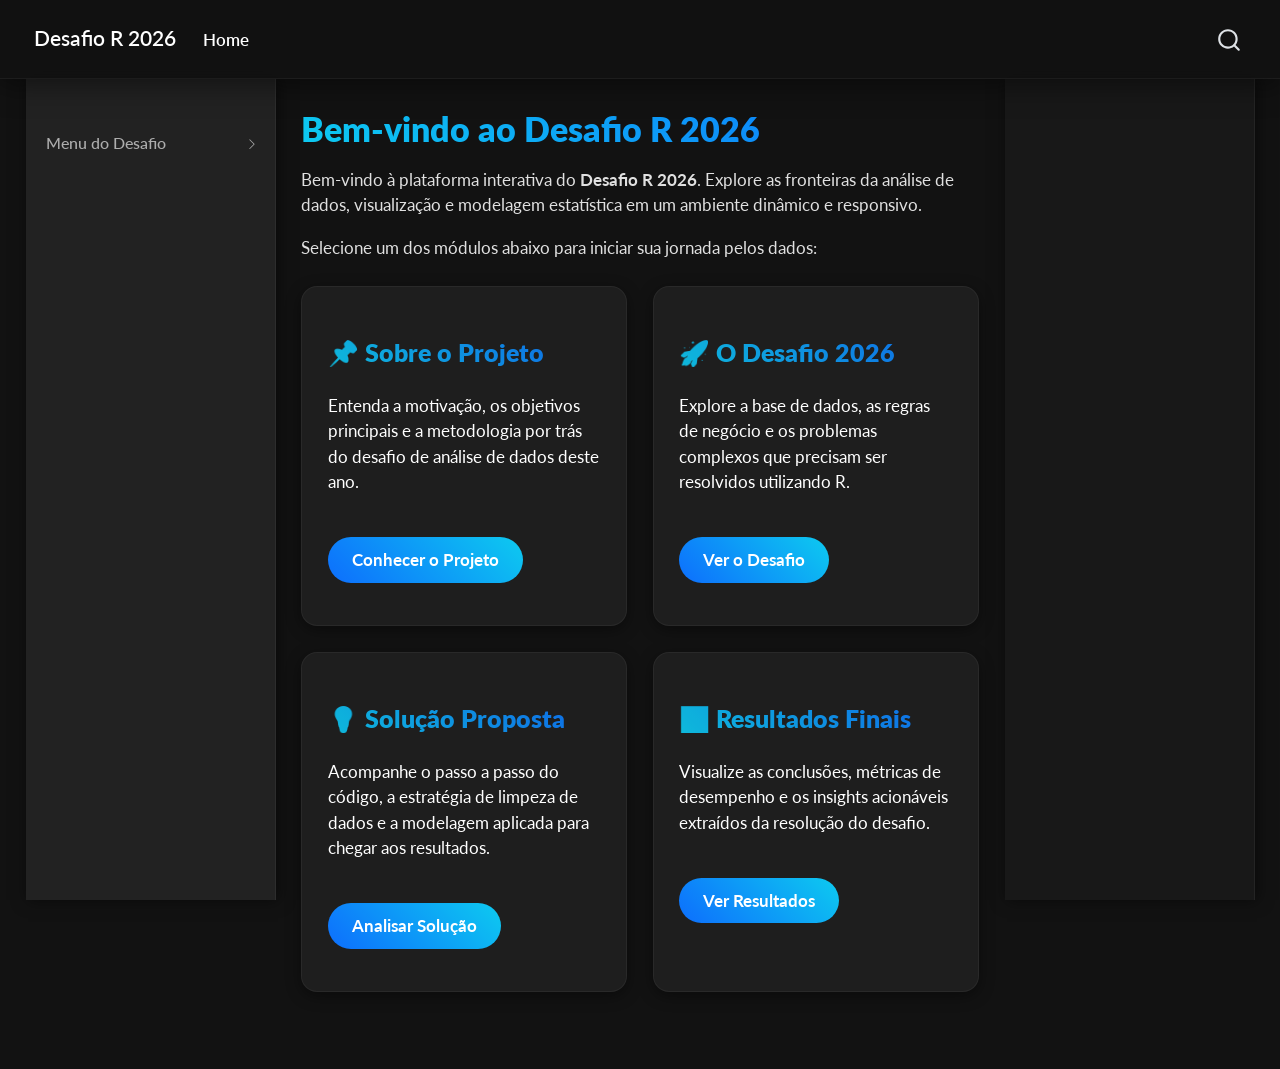
<file: docs/index.html>
<!DOCTYPE html>
<html xmlns="http://www.w3.org/1999/xhtml" lang="en" xml:lang="en"><head>

<meta charset="utf-8">
<meta name="generator" content="quarto-1.8.25">

<meta name="viewport" content="width=device-width, initial-scale=1.0, user-scalable=yes">


<title>Bem-vindo ao Desafio R 2026 – Desafio R 2026</title>
<style>
code{white-space: pre-wrap;}
span.smallcaps{font-variant: small-caps;}
div.columns{display: flex; gap: min(4vw, 1.5em);}
div.column{flex: auto; overflow-x: auto;}
div.hanging-indent{margin-left: 1.5em; text-indent: -1.5em;}
ul.task-list{list-style: none;}
ul.task-list li input[type="checkbox"] {
  width: 0.8em;
  margin: 0 0.8em 0.2em -1em; /* quarto-specific, see https://github.com/quarto-dev/quarto-cli/issues/4556 */ 
  vertical-align: middle;
}
</style>


<script src="site_libs/quarto-nav/quarto-nav.js"></script>
<script src="site_libs/quarto-nav/headroom.min.js"></script>
<script src="site_libs/clipboard/clipboard.min.js"></script>
<script src="site_libs/quarto-search/autocomplete.umd.js"></script>
<script src="site_libs/quarto-search/fuse.min.js"></script>
<script src="site_libs/quarto-search/quarto-search.js"></script>
<meta name="quarto:offset" content="./">
<script src="site_libs/quarto-html/quarto.js" type="module"></script>
<script src="site_libs/quarto-html/tabsets/tabsets.js" type="module"></script>
<script src="site_libs/quarto-html/axe/axe-check.js" type="module"></script>
<script src="site_libs/quarto-html/popper.min.js"></script>
<script src="site_libs/quarto-html/tippy.umd.min.js"></script>
<script src="site_libs/quarto-html/anchor.min.js"></script>
<link href="site_libs/quarto-html/tippy.css" rel="stylesheet">
<link href="site_libs/quarto-html/quarto-syntax-highlighting-dark-707d8167ce6003fca903bfe2be84ab7f.css" rel="stylesheet" id="quarto-text-highlighting-styles">
<script src="site_libs/bootstrap/bootstrap.min.js"></script>
<link href="site_libs/bootstrap/bootstrap-icons.css" rel="stylesheet">
<link href="site_libs/bootstrap/bootstrap-c72ff888e19c609265736fd5c18e5ae4.min.css" rel="stylesheet" append-hash="true" id="quarto-bootstrap" data-mode="dark">
<script id="quarto-search-options" type="application/json">{
  "location": "navbar",
  "copy-button": false,
  "collapse-after": 3,
  "panel-placement": "end",
  "type": "overlay",
  "limit": 50,
  "keyboard-shortcut": [
    "f",
    "/",
    "s"
  ],
  "show-item-context": false,
  "language": {
    "search-no-results-text": "No results",
    "search-matching-documents-text": "matching documents",
    "search-copy-link-title": "Copy link to search",
    "search-hide-matches-text": "Hide additional matches",
    "search-more-match-text": "more match in this document",
    "search-more-matches-text": "more matches in this document",
    "search-clear-button-title": "Clear",
    "search-text-placeholder": "",
    "search-detached-cancel-button-title": "Cancel",
    "search-submit-button-title": "Submit",
    "search-label": "Search"
  }
}</script>
<style>html{ scroll-behavior: smooth; }</style>


<link rel="stylesheet" href="styles.css">
</head>

<body class="nav-sidebar floating nav-fixed quarto-light">

<div id="quarto-search-results"></div>
  <header id="quarto-header" class="headroom fixed-top">
    <nav class="navbar navbar-expand-lg " data-bs-theme="dark">
      <div class="navbar-container container-fluid">
      <div class="navbar-brand-container mx-auto">
    <a href="./index.html" class="navbar-brand navbar-brand-logo">
    </a>
    <a class="navbar-brand" href="./index.html">
    <span class="navbar-title">Desafio R 2026</span>
    </a>
  </div>
            <div id="quarto-search" class="" title="Search"></div>
          <button class="navbar-toggler" type="button" data-bs-toggle="collapse" data-bs-target="#navbarCollapse" aria-controls="navbarCollapse" role="menu" aria-expanded="false" aria-label="Toggle navigation" onclick="if (window.quartoToggleHeadroom) { window.quartoToggleHeadroom(); }">
  <span class="navbar-toggler-icon"></span>
</button>
          <div class="collapse navbar-collapse" id="navbarCollapse">
            <ul class="navbar-nav navbar-nav-scroll me-auto">
  <li class="nav-item">
    <a class="nav-link active" href="./index.html" aria-current="page"> 
<span class="menu-text">Home</span></a>
  </li>  
</ul>
          </div> <!-- /navcollapse -->
            <div class="quarto-navbar-tools">
</div>
      </div> <!-- /container-fluid -->
    </nav>
  <nav class="quarto-secondary-nav">
    <div class="container-fluid d-flex">
      <button type="button" class="quarto-btn-toggle btn" data-bs-toggle="collapse" role="button" data-bs-target=".quarto-sidebar-collapse-item" aria-controls="quarto-sidebar" aria-expanded="false" aria-label="Toggle sidebar navigation" onclick="if (window.quartoToggleHeadroom) { window.quartoToggleHeadroom(); }">
        <i class="bi bi-layout-text-sidebar-reverse"></i>
      </button>
        <nav class="quarto-page-breadcrumbs" aria-label="breadcrumb"><ol class="breadcrumb"><li class="breadcrumb-item">Bem-vindo ao Desafio R 2026</li></ol></nav>
        <a class="flex-grow-1" role="navigation" data-bs-toggle="collapse" data-bs-target=".quarto-sidebar-collapse-item" aria-controls="quarto-sidebar" aria-expanded="false" aria-label="Toggle sidebar navigation" onclick="if (window.quartoToggleHeadroom) { window.quartoToggleHeadroom(); }">      
        </a>
    </div>
  </nav>
</header>
<!-- content -->
<div id="quarto-content" class="quarto-container page-columns page-rows-contents page-layout-article page-navbar">
<!-- sidebar -->
  <nav id="quarto-sidebar" class="sidebar collapse collapse-horizontal quarto-sidebar-collapse-item sidebar-navigation floating overflow-auto">
    <div class="pt-lg-2 mt-2 text-left sidebar-header">
      <a href="./index.html" class="sidebar-logo-link">
      </a>
      </div>
    <div class="sidebar-menu-container"> 
    <ul class="list-unstyled mt-1">
        <li class="sidebar-item sidebar-item-section">
      <div class="sidebar-item-container"> 
            <a class="sidebar-item-text sidebar-link text-start collapsed" data-bs-toggle="collapse" data-bs-target="#quarto-sidebar-section-1" role="navigation" aria-expanded="false">
 <span class="menu-text">Menu do Desafio</span></a>
          <a class="sidebar-item-toggle text-start collapsed" data-bs-toggle="collapse" data-bs-target="#quarto-sidebar-section-1" role="navigation" aria-expanded="false" aria-label="Toggle section">
            <i class="bi bi-chevron-right ms-2"></i>
          </a> 
      </div>
      <ul id="quarto-sidebar-section-1" class="collapse list-unstyled sidebar-section depth1 ">  
          <li class="sidebar-item">
  <div class="sidebar-item-container"> 
  <a href="./about.html" class="sidebar-item-text sidebar-link">
 <span class="menu-text">Sobre o Projeto</span></a>
  </div>
</li>
          <li class="sidebar-item">
  <div class="sidebar-item-container"> 
  <a href="./desafio_2026.html" class="sidebar-item-text sidebar-link">
 <span class="menu-text">Orientações</span></a>
  </div>
</li>
          <li class="sidebar-item">
  <div class="sidebar-item-container"> 
  <a href="./solucao.html" class="sidebar-item-text sidebar-link">
 <span class="menu-text">Códigos e script Desafio 2026</span></a>
  </div>
</li>
          <li class="sidebar-item">
  <div class="sidebar-item-container"> 
  <a href="./resolucao2026.html" class="sidebar-item-text sidebar-link">
 <span class="menu-text">Visualização gráfica e conclusões</span></a>
  </div>
</li>
      </ul>
  </li>
    </ul>
    </div>
</nav>
<div id="quarto-sidebar-glass" class="quarto-sidebar-collapse-item" data-bs-toggle="collapse" data-bs-target=".quarto-sidebar-collapse-item"></div>
<!-- margin-sidebar -->
    <div id="quarto-margin-sidebar" class="sidebar margin-sidebar zindex-bottom">
        
    </div>
<!-- main -->
<main class="content" id="quarto-document-content">

<header id="title-block-header" class="quarto-title-block default">
<div class="quarto-title">
<h1 class="title">Bem-vindo ao Desafio R 2026</h1>
</div>



<div class="quarto-title-meta">

    
  
    
  </div>
  


</header>


<p>Bem-vindo à plataforma interativa do <strong>Desafio R 2026</strong>. Explore as fronteiras da análise de dados, visualização e modelagem estatística em um ambiente dinâmico e responsivo.</p>
<p>Selecione um dos módulos abaixo para iniciar sua jornada pelos dados:</p>
<div class="grid mt-4">
<div class="g-col-12 g-col-md-6">
<section id="sobre-o-projeto" class="level3 card p-4 h-100">
<h3 class="anchored" data-anchor-id="sobre-o-projeto">📌 Sobre o Projeto</h3>
<p>Entenda a motivação, os objetivos principais e a metodologia por trás do desafio de análise de dados deste ano.</p>
<p><a href="./about.html" class="btn btn-primary mt-4">Conhecer o Projeto</a></p>
</section>
</div>
<div class="g-col-12 g-col-md-6">
<section id="o-desafio-2026" class="level3 card p-4 h-100">
<h3 class="anchored" data-anchor-id="o-desafio-2026">🚀 O Desafio 2026</h3>
<p>Explore a base de dados, as regras de negócio e os problemas complexos que precisam ser resolvidos utilizando R.</p>
<p><a href="./desafio_2026.html" class="btn btn-primary mt-4">Ver o Desafio</a></p>
</section>
</div>
<div class="g-col-12 g-col-md-6">
<section id="solução-proposta" class="level3 card p-4 h-100">
<h3 class="anchored" data-anchor-id="solução-proposta">💡 Solução Proposta</h3>
<p>Acompanhe o passo a passo do código, a estratégia de limpeza de dados e a modelagem aplicada para chegar aos resultados.</p>
<p><a href="./solucao.html" class="btn btn-primary mt-4">Analisar Solução</a></p>
</section>
</div>
<div class="g-col-12 g-col-md-6">
<section id="resultados-finais" class="level3 card p-4 h-100">
<h3 class="anchored" data-anchor-id="resultados-finais">📊 Resultados Finais</h3>
<p>Visualize as conclusões, métricas de desempenho e os insights acionáveis extraídos da resolução do desafio.</p>
<p><a href="resolucao.qmd" class="btn btn-primary mt-4">Ver Resultados</a></p>
</section>
</div>
</div>



</main> <!-- /main -->
<script id="quarto-html-after-body" type="application/javascript">
  window.document.addEventListener("DOMContentLoaded", function (event) {
    const icon = "";
    const anchorJS = new window.AnchorJS();
    anchorJS.options = {
      placement: 'right',
      icon: icon
    };
    anchorJS.add('.anchored');
    const isCodeAnnotation = (el) => {
      for (const clz of el.classList) {
        if (clz.startsWith('code-annotation-')) {                     
          return true;
        }
      }
      return false;
    }
    const onCopySuccess = function(e) {
      // button target
      const button = e.trigger;
      // don't keep focus
      button.blur();
      // flash "checked"
      button.classList.add('code-copy-button-checked');
      var currentTitle = button.getAttribute("title");
      button.setAttribute("title", "Copied!");
      let tooltip;
      if (window.bootstrap) {
        button.setAttribute("data-bs-toggle", "tooltip");
        button.setAttribute("data-bs-placement", "left");
        button.setAttribute("data-bs-title", "Copied!");
        tooltip = new bootstrap.Tooltip(button, 
          { trigger: "manual", 
            customClass: "code-copy-button-tooltip",
            offset: [0, -8]});
        tooltip.show();    
      }
      setTimeout(function() {
        if (tooltip) {
          tooltip.hide();
          button.removeAttribute("data-bs-title");
          button.removeAttribute("data-bs-toggle");
          button.removeAttribute("data-bs-placement");
        }
        button.setAttribute("title", currentTitle);
        button.classList.remove('code-copy-button-checked');
      }, 1000);
      // clear code selection
      e.clearSelection();
    }
    const getTextToCopy = function(trigger) {
      const outerScaffold = trigger.parentElement.cloneNode(true);
      const codeEl = outerScaffold.querySelector('code');
      for (const childEl of codeEl.children) {
        if (isCodeAnnotation(childEl)) {
          childEl.remove();
        }
      }
      return codeEl.innerText;
    }
    const clipboard = new window.ClipboardJS('.code-copy-button:not([data-in-quarto-modal])', {
      text: getTextToCopy
    });
    clipboard.on('success', onCopySuccess);
    if (window.document.getElementById('quarto-embedded-source-code-modal')) {
      const clipboardModal = new window.ClipboardJS('.code-copy-button[data-in-quarto-modal]', {
        text: getTextToCopy,
        container: window.document.getElementById('quarto-embedded-source-code-modal')
      });
      clipboardModal.on('success', onCopySuccess);
    }
      var localhostRegex = new RegExp(/^(?:http|https):\/\/localhost\:?[0-9]*\//);
      var mailtoRegex = new RegExp(/^mailto:/);
        var filterRegex = new RegExp('/' + window.location.host + '/');
      var isInternal = (href) => {
          return filterRegex.test(href) || localhostRegex.test(href) || mailtoRegex.test(href);
      }
      // Inspect non-navigation links and adorn them if external
     var links = window.document.querySelectorAll('a[href]:not(.nav-link):not(.navbar-brand):not(.toc-action):not(.sidebar-link):not(.sidebar-item-toggle):not(.pagination-link):not(.no-external):not([aria-hidden]):not(.dropdown-item):not(.quarto-navigation-tool):not(.about-link)');
      for (var i=0; i<links.length; i++) {
        const link = links[i];
        if (!isInternal(link.href)) {
          // undo the damage that might have been done by quarto-nav.js in the case of
          // links that we want to consider external
          if (link.dataset.originalHref !== undefined) {
            link.href = link.dataset.originalHref;
          }
        }
      }
    function tippyHover(el, contentFn, onTriggerFn, onUntriggerFn) {
      const config = {
        allowHTML: true,
        maxWidth: 500,
        delay: 100,
        arrow: false,
        appendTo: function(el) {
            return el.parentElement;
        },
        interactive: true,
        interactiveBorder: 10,
        theme: 'quarto',
        placement: 'bottom-start',
      };
      if (contentFn) {
        config.content = contentFn;
      }
      if (onTriggerFn) {
        config.onTrigger = onTriggerFn;
      }
      if (onUntriggerFn) {
        config.onUntrigger = onUntriggerFn;
      }
      window.tippy(el, config); 
    }
    const noterefs = window.document.querySelectorAll('a[role="doc-noteref"]');
    for (var i=0; i<noterefs.length; i++) {
      const ref = noterefs[i];
      tippyHover(ref, function() {
        // use id or data attribute instead here
        let href = ref.getAttribute('data-footnote-href') || ref.getAttribute('href');
        try { href = new URL(href).hash; } catch {}
        const id = href.replace(/^#\/?/, "");
        const note = window.document.getElementById(id);
        if (note) {
          return note.innerHTML;
        } else {
          return "";
        }
      });
    }
    const xrefs = window.document.querySelectorAll('a.quarto-xref');
    const processXRef = (id, note) => {
      // Strip column container classes
      const stripColumnClz = (el) => {
        el.classList.remove("page-full", "page-columns");
        if (el.children) {
          for (const child of el.children) {
            stripColumnClz(child);
          }
        }
      }
      stripColumnClz(note)
      if (id === null || id.startsWith('sec-')) {
        // Special case sections, only their first couple elements
        const container = document.createElement("div");
        if (note.children && note.children.length > 2) {
          container.appendChild(note.children[0].cloneNode(true));
          for (let i = 1; i < note.children.length; i++) {
            const child = note.children[i];
            if (child.tagName === "P" && child.innerText === "") {
              continue;
            } else {
              container.appendChild(child.cloneNode(true));
              break;
            }
          }
          if (window.Quarto?.typesetMath) {
            window.Quarto.typesetMath(container);
          }
          return container.innerHTML
        } else {
          if (window.Quarto?.typesetMath) {
            window.Quarto.typesetMath(note);
          }
          return note.innerHTML;
        }
      } else {
        // Remove any anchor links if they are present
        const anchorLink = note.querySelector('a.anchorjs-link');
        if (anchorLink) {
          anchorLink.remove();
        }
        if (window.Quarto?.typesetMath) {
          window.Quarto.typesetMath(note);
        }
        if (note.classList.contains("callout")) {
          return note.outerHTML;
        } else {
          return note.innerHTML;
        }
      }
    }
    for (var i=0; i<xrefs.length; i++) {
      const xref = xrefs[i];
      tippyHover(xref, undefined, function(instance) {
        instance.disable();
        let url = xref.getAttribute('href');
        let hash = undefined; 
        if (url.startsWith('#')) {
          hash = url;
        } else {
          try { hash = new URL(url).hash; } catch {}
        }
        if (hash) {
          const id = hash.replace(/^#\/?/, "");
          const note = window.document.getElementById(id);
          if (note !== null) {
            try {
              const html = processXRef(id, note.cloneNode(true));
              instance.setContent(html);
            } finally {
              instance.enable();
              instance.show();
            }
          } else {
            // See if we can fetch this
            fetch(url.split('#')[0])
            .then(res => res.text())
            .then(html => {
              const parser = new DOMParser();
              const htmlDoc = parser.parseFromString(html, "text/html");
              const note = htmlDoc.getElementById(id);
              if (note !== null) {
                const html = processXRef(id, note);
                instance.setContent(html);
              } 
            }).finally(() => {
              instance.enable();
              instance.show();
            });
          }
        } else {
          // See if we can fetch a full url (with no hash to target)
          // This is a special case and we should probably do some content thinning / targeting
          fetch(url)
          .then(res => res.text())
          .then(html => {
            const parser = new DOMParser();
            const htmlDoc = parser.parseFromString(html, "text/html");
            const note = htmlDoc.querySelector('main.content');
            if (note !== null) {
              // This should only happen for chapter cross references
              // (since there is no id in the URL)
              // remove the first header
              if (note.children.length > 0 && note.children[0].tagName === "HEADER") {
                note.children[0].remove();
              }
              const html = processXRef(null, note);
              instance.setContent(html);
            } 
          }).finally(() => {
            instance.enable();
            instance.show();
          });
        }
      }, function(instance) {
      });
    }
        let selectedAnnoteEl;
        const selectorForAnnotation = ( cell, annotation) => {
          let cellAttr = 'data-code-cell="' + cell + '"';
          let lineAttr = 'data-code-annotation="' +  annotation + '"';
          const selector = 'span[' + cellAttr + '][' + lineAttr + ']';
          return selector;
        }
        const selectCodeLines = (annoteEl) => {
          const doc = window.document;
          const targetCell = annoteEl.getAttribute("data-target-cell");
          const targetAnnotation = annoteEl.getAttribute("data-target-annotation");
          const annoteSpan = window.document.querySelector(selectorForAnnotation(targetCell, targetAnnotation));
          const lines = annoteSpan.getAttribute("data-code-lines").split(",");
          const lineIds = lines.map((line) => {
            return targetCell + "-" + line;
          })
          let top = null;
          let height = null;
          let parent = null;
          if (lineIds.length > 0) {
              //compute the position of the single el (top and bottom and make a div)
              const el = window.document.getElementById(lineIds[0]);
              top = el.offsetTop;
              height = el.offsetHeight;
              parent = el.parentElement.parentElement;
            if (lineIds.length > 1) {
              const lastEl = window.document.getElementById(lineIds[lineIds.length - 1]);
              const bottom = lastEl.offsetTop + lastEl.offsetHeight;
              height = bottom - top;
            }
            if (top !== null && height !== null && parent !== null) {
              // cook up a div (if necessary) and position it 
              let div = window.document.getElementById("code-annotation-line-highlight");
              if (div === null) {
                div = window.document.createElement("div");
                div.setAttribute("id", "code-annotation-line-highlight");
                div.style.position = 'absolute';
                parent.appendChild(div);
              }
              div.style.top = top - 2 + "px";
              div.style.height = height + 4 + "px";
              div.style.left = 0;
              let gutterDiv = window.document.getElementById("code-annotation-line-highlight-gutter");
              if (gutterDiv === null) {
                gutterDiv = window.document.createElement("div");
                gutterDiv.setAttribute("id", "code-annotation-line-highlight-gutter");
                gutterDiv.style.position = 'absolute';
                const codeCell = window.document.getElementById(targetCell);
                const gutter = codeCell.querySelector('.code-annotation-gutter');
                gutter.appendChild(gutterDiv);
              }
              gutterDiv.style.top = top - 2 + "px";
              gutterDiv.style.height = height + 4 + "px";
            }
            selectedAnnoteEl = annoteEl;
          }
        };
        const unselectCodeLines = () => {
          const elementsIds = ["code-annotation-line-highlight", "code-annotation-line-highlight-gutter"];
          elementsIds.forEach((elId) => {
            const div = window.document.getElementById(elId);
            if (div) {
              div.remove();
            }
          });
          selectedAnnoteEl = undefined;
        };
          // Handle positioning of the toggle
      window.addEventListener(
        "resize",
        throttle(() => {
          elRect = undefined;
          if (selectedAnnoteEl) {
            selectCodeLines(selectedAnnoteEl);
          }
        }, 10)
      );
      function throttle(fn, ms) {
      let throttle = false;
      let timer;
        return (...args) => {
          if(!throttle) { // first call gets through
              fn.apply(this, args);
              throttle = true;
          } else { // all the others get throttled
              if(timer) clearTimeout(timer); // cancel #2
              timer = setTimeout(() => {
                fn.apply(this, args);
                timer = throttle = false;
              }, ms);
          }
        };
      }
        // Attach click handler to the DT
        const annoteDls = window.document.querySelectorAll('dt[data-target-cell]');
        for (const annoteDlNode of annoteDls) {
          annoteDlNode.addEventListener('click', (event) => {
            const clickedEl = event.target;
            if (clickedEl !== selectedAnnoteEl) {
              unselectCodeLines();
              const activeEl = window.document.querySelector('dt[data-target-cell].code-annotation-active');
              if (activeEl) {
                activeEl.classList.remove('code-annotation-active');
              }
              selectCodeLines(clickedEl);
              clickedEl.classList.add('code-annotation-active');
            } else {
              // Unselect the line
              unselectCodeLines();
              clickedEl.classList.remove('code-annotation-active');
            }
          });
        }
    const findCites = (el) => {
      const parentEl = el.parentElement;
      if (parentEl) {
        const cites = parentEl.dataset.cites;
        if (cites) {
          return {
            el,
            cites: cites.split(' ')
          };
        } else {
          return findCites(el.parentElement)
        }
      } else {
        return undefined;
      }
    };
    var bibliorefs = window.document.querySelectorAll('a[role="doc-biblioref"]');
    for (var i=0; i<bibliorefs.length; i++) {
      const ref = bibliorefs[i];
      const citeInfo = findCites(ref);
      if (citeInfo) {
        tippyHover(citeInfo.el, function() {
          var popup = window.document.createElement('div');
          citeInfo.cites.forEach(function(cite) {
            var citeDiv = window.document.createElement('div');
            citeDiv.classList.add('hanging-indent');
            citeDiv.classList.add('csl-entry');
            var biblioDiv = window.document.getElementById('ref-' + cite);
            if (biblioDiv) {
              citeDiv.innerHTML = biblioDiv.innerHTML;
            }
            popup.appendChild(citeDiv);
          });
          return popup.innerHTML;
        });
      }
    }
  });
  </script>
</div> <!-- /content -->




<script src="site_libs/quarto-html/zenscroll-min.js"></script>
</body></html>
</file>
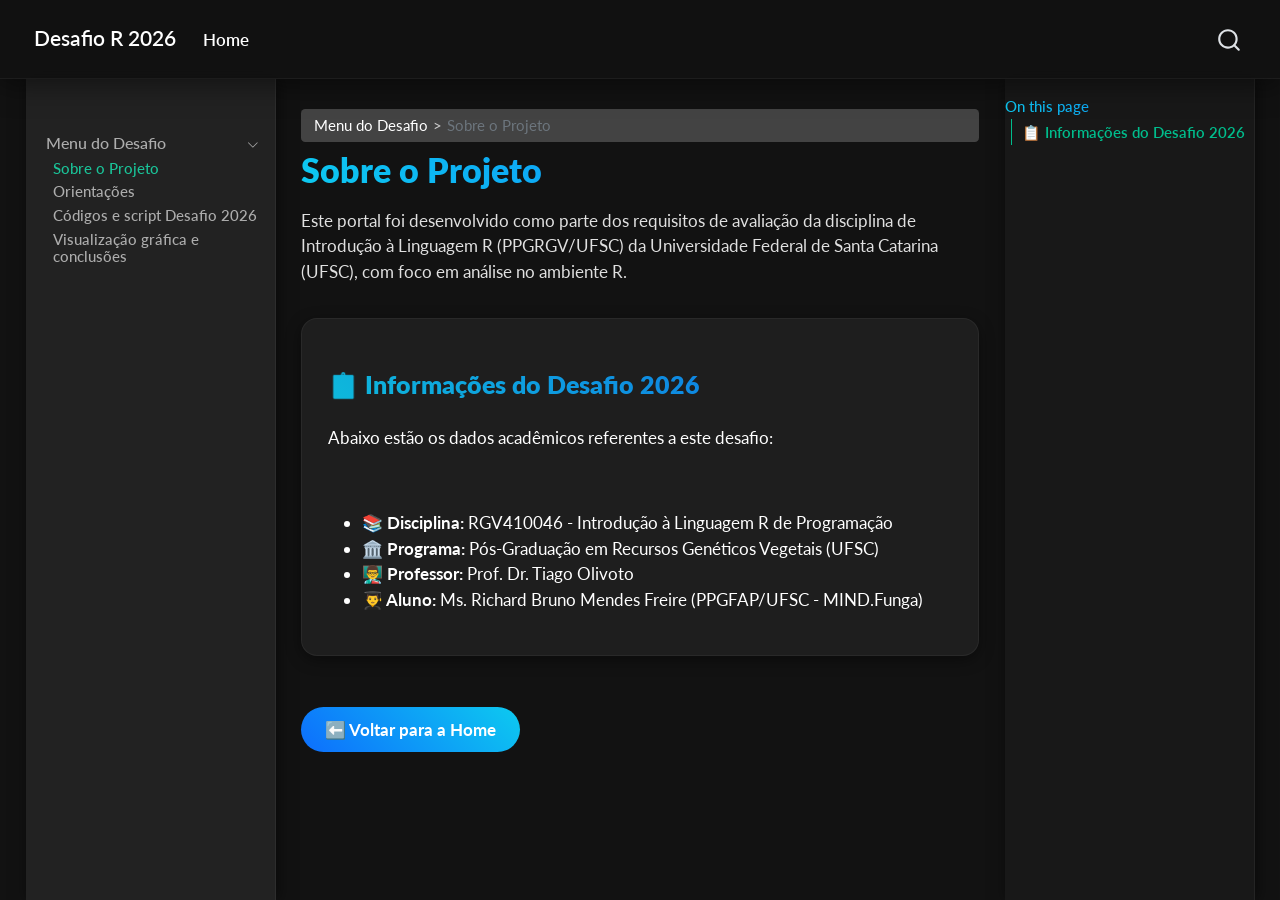
<file: docs/about.html>
<!DOCTYPE html>
<html xmlns="http://www.w3.org/1999/xhtml" lang="en" xml:lang="en"><head>

<meta charset="utf-8">
<meta name="generator" content="quarto-1.8.25">

<meta name="viewport" content="width=device-width, initial-scale=1.0, user-scalable=yes">


<title>Sobre o Projeto – Desafio R 2026</title>
<style>
code{white-space: pre-wrap;}
span.smallcaps{font-variant: small-caps;}
div.columns{display: flex; gap: min(4vw, 1.5em);}
div.column{flex: auto; overflow-x: auto;}
div.hanging-indent{margin-left: 1.5em; text-indent: -1.5em;}
ul.task-list{list-style: none;}
ul.task-list li input[type="checkbox"] {
  width: 0.8em;
  margin: 0 0.8em 0.2em -1em; /* quarto-specific, see https://github.com/quarto-dev/quarto-cli/issues/4556 */ 
  vertical-align: middle;
}
</style>


<script src="site_libs/quarto-nav/quarto-nav.js"></script>
<script src="site_libs/quarto-nav/headroom.min.js"></script>
<script src="site_libs/clipboard/clipboard.min.js"></script>
<script src="site_libs/quarto-search/autocomplete.umd.js"></script>
<script src="site_libs/quarto-search/fuse.min.js"></script>
<script src="site_libs/quarto-search/quarto-search.js"></script>
<meta name="quarto:offset" content="./">
<script src="site_libs/quarto-html/quarto.js" type="module"></script>
<script src="site_libs/quarto-html/tabsets/tabsets.js" type="module"></script>
<script src="site_libs/quarto-html/axe/axe-check.js" type="module"></script>
<script src="site_libs/quarto-html/popper.min.js"></script>
<script src="site_libs/quarto-html/tippy.umd.min.js"></script>
<script src="site_libs/quarto-html/anchor.min.js"></script>
<link href="site_libs/quarto-html/tippy.css" rel="stylesheet">
<link href="site_libs/quarto-html/quarto-syntax-highlighting-dark-707d8167ce6003fca903bfe2be84ab7f.css" rel="stylesheet" id="quarto-text-highlighting-styles">
<script src="site_libs/bootstrap/bootstrap.min.js"></script>
<link href="site_libs/bootstrap/bootstrap-icons.css" rel="stylesheet">
<link href="site_libs/bootstrap/bootstrap-c72ff888e19c609265736fd5c18e5ae4.min.css" rel="stylesheet" append-hash="true" id="quarto-bootstrap" data-mode="dark">
<script id="quarto-search-options" type="application/json">{
  "location": "navbar",
  "copy-button": false,
  "collapse-after": 3,
  "panel-placement": "end",
  "type": "overlay",
  "limit": 50,
  "keyboard-shortcut": [
    "f",
    "/",
    "s"
  ],
  "show-item-context": false,
  "language": {
    "search-no-results-text": "No results",
    "search-matching-documents-text": "matching documents",
    "search-copy-link-title": "Copy link to search",
    "search-hide-matches-text": "Hide additional matches",
    "search-more-match-text": "more match in this document",
    "search-more-matches-text": "more matches in this document",
    "search-clear-button-title": "Clear",
    "search-text-placeholder": "",
    "search-detached-cancel-button-title": "Cancel",
    "search-submit-button-title": "Submit",
    "search-label": "Search"
  }
}</script>
<style>html{ scroll-behavior: smooth; }</style>


<link rel="stylesheet" href="styles.css">
</head>

<body class="nav-sidebar floating nav-fixed quarto-light">

<div id="quarto-search-results"></div>
  <header id="quarto-header" class="headroom fixed-top">
    <nav class="navbar navbar-expand-lg " data-bs-theme="dark">
      <div class="navbar-container container-fluid">
      <div class="navbar-brand-container mx-auto">
    <a href="./index.html" class="navbar-brand navbar-brand-logo">
    </a>
    <a class="navbar-brand" href="./index.html">
    <span class="navbar-title">Desafio R 2026</span>
    </a>
  </div>
            <div id="quarto-search" class="" title="Search"></div>
          <button class="navbar-toggler" type="button" data-bs-toggle="collapse" data-bs-target="#navbarCollapse" aria-controls="navbarCollapse" role="menu" aria-expanded="false" aria-label="Toggle navigation" onclick="if (window.quartoToggleHeadroom) { window.quartoToggleHeadroom(); }">
  <span class="navbar-toggler-icon"></span>
</button>
          <div class="collapse navbar-collapse" id="navbarCollapse">
            <ul class="navbar-nav navbar-nav-scroll me-auto">
  <li class="nav-item">
    <a class="nav-link active" href="./index.html" aria-current="page"> 
<span class="menu-text">Home</span></a>
  </li>  
</ul>
          </div> <!-- /navcollapse -->
            <div class="quarto-navbar-tools">
</div>
      </div> <!-- /container-fluid -->
    </nav>
  <nav class="quarto-secondary-nav">
    <div class="container-fluid d-flex">
      <button type="button" class="quarto-btn-toggle btn" data-bs-toggle="collapse" role="button" data-bs-target=".quarto-sidebar-collapse-item" aria-controls="quarto-sidebar" aria-expanded="false" aria-label="Toggle sidebar navigation" onclick="if (window.quartoToggleHeadroom) { window.quartoToggleHeadroom(); }">
        <i class="bi bi-layout-text-sidebar-reverse"></i>
      </button>
        <nav class="quarto-page-breadcrumbs" aria-label="breadcrumb"><ol class="breadcrumb"><li class="breadcrumb-item"><a href="./about.html">Menu do Desafio</a></li><li class="breadcrumb-item"><a href="./about.html">Sobre o Projeto</a></li></ol></nav>
        <a class="flex-grow-1" role="navigation" data-bs-toggle="collapse" data-bs-target=".quarto-sidebar-collapse-item" aria-controls="quarto-sidebar" aria-expanded="false" aria-label="Toggle sidebar navigation" onclick="if (window.quartoToggleHeadroom) { window.quartoToggleHeadroom(); }">      
        </a>
    </div>
  </nav>
</header>
<!-- content -->
<div id="quarto-content" class="quarto-container page-columns page-rows-contents page-layout-article page-navbar">
<!-- sidebar -->
  <nav id="quarto-sidebar" class="sidebar collapse collapse-horizontal quarto-sidebar-collapse-item sidebar-navigation floating overflow-auto">
    <div class="pt-lg-2 mt-2 text-left sidebar-header">
      <a href="./index.html" class="sidebar-logo-link">
      </a>
      </div>
    <div class="sidebar-menu-container"> 
    <ul class="list-unstyled mt-1">
        <li class="sidebar-item sidebar-item-section">
      <div class="sidebar-item-container"> 
            <a class="sidebar-item-text sidebar-link text-start" data-bs-toggle="collapse" data-bs-target="#quarto-sidebar-section-1" role="navigation" aria-expanded="true">
 <span class="menu-text">Menu do Desafio</span></a>
          <a class="sidebar-item-toggle text-start" data-bs-toggle="collapse" data-bs-target="#quarto-sidebar-section-1" role="navigation" aria-expanded="true" aria-label="Toggle section">
            <i class="bi bi-chevron-right ms-2"></i>
          </a> 
      </div>
      <ul id="quarto-sidebar-section-1" class="collapse list-unstyled sidebar-section depth1 show">  
          <li class="sidebar-item">
  <div class="sidebar-item-container"> 
  <a href="./about.html" class="sidebar-item-text sidebar-link active">
 <span class="menu-text">Sobre o Projeto</span></a>
  </div>
</li>
          <li class="sidebar-item">
  <div class="sidebar-item-container"> 
  <a href="./desafio_2026.html" class="sidebar-item-text sidebar-link">
 <span class="menu-text">Orientações</span></a>
  </div>
</li>
          <li class="sidebar-item">
  <div class="sidebar-item-container"> 
  <a href="./solucao.html" class="sidebar-item-text sidebar-link">
 <span class="menu-text">Códigos e script Desafio 2026</span></a>
  </div>
</li>
          <li class="sidebar-item">
  <div class="sidebar-item-container"> 
  <a href="./resolucao2026.html" class="sidebar-item-text sidebar-link">
 <span class="menu-text">Visualização gráfica e conclusões</span></a>
  </div>
</li>
      </ul>
  </li>
    </ul>
    </div>
</nav>
<div id="quarto-sidebar-glass" class="quarto-sidebar-collapse-item" data-bs-toggle="collapse" data-bs-target=".quarto-sidebar-collapse-item"></div>
<!-- margin-sidebar -->
    <div id="quarto-margin-sidebar" class="sidebar margin-sidebar">
        <nav id="TOC" role="doc-toc" class="toc-active">
    <h2 id="toc-title">On this page</h2>
   
  <ul>
  <li><a href="#informações-do-desafio-2026" id="toc-informações-do-desafio-2026" class="nav-link active" data-scroll-target="#informações-do-desafio-2026">📋 Informações do Desafio 2026</a></li>
  </ul>
</nav>
    </div>
<!-- main -->
<main class="content" id="quarto-document-content">

<header id="title-block-header" class="quarto-title-block default"><nav class="quarto-page-breadcrumbs quarto-title-breadcrumbs d-none d-lg-block" aria-label="breadcrumb"><ol class="breadcrumb"><li class="breadcrumb-item"><a href="./about.html">Menu do Desafio</a></li><li class="breadcrumb-item"><a href="./about.html">Sobre o Projeto</a></li></ol></nav>
<div class="quarto-title">
<h1 class="title">Sobre o Projeto</h1>
</div>



<div class="quarto-title-meta">

    
  
    
  </div>
  


</header>


<p>Este portal foi desenvolvido como parte dos requisitos de avaliação da disciplina de Introdução à Linguagem R (PPGRGV/UFSC) da Universidade Federal de Santa Catarina (UFSC), com foco em análise no ambiente R.</p>
<section id="informações-do-desafio-2026" class="level3 card p-4 mt-4">
<h3 class="anchored" data-anchor-id="informações-do-desafio-2026">📋 Informações do Desafio 2026</h3>
<p>Abaixo estão os dados acadêmicos referentes a este desafio:</p>
<p><br></p>
<ul>
<li><strong>📚 Disciplina:</strong> RGV410046 - Introdução à Linguagem R de Programação</li>
<li><strong>🏛️ Programa:</strong> Pós-Graduação em Recursos Genéticos Vegetais (UFSC)</li>
<li><strong>👨‍🏫 Professor:</strong> Prof.&nbsp;Dr.&nbsp;Tiago Olivoto</li>
<li><strong>👨‍🎓 Aluno:</strong> Ms.&nbsp;Richard Bruno Mendes Freire (PPGFAP/UFSC - MIND.Funga)</li>
</ul>
</section>
<div class="mt-5">
<p><a href="./index.html" class="btn btn-primary">⬅️ Voltar para a Home</a></p>
</div>



</main> <!-- /main -->
<script id="quarto-html-after-body" type="application/javascript">
  window.document.addEventListener("DOMContentLoaded", function (event) {
    const icon = "";
    const anchorJS = new window.AnchorJS();
    anchorJS.options = {
      placement: 'right',
      icon: icon
    };
    anchorJS.add('.anchored');
    const isCodeAnnotation = (el) => {
      for (const clz of el.classList) {
        if (clz.startsWith('code-annotation-')) {                     
          return true;
        }
      }
      return false;
    }
    const onCopySuccess = function(e) {
      // button target
      const button = e.trigger;
      // don't keep focus
      button.blur();
      // flash "checked"
      button.classList.add('code-copy-button-checked');
      var currentTitle = button.getAttribute("title");
      button.setAttribute("title", "Copied!");
      let tooltip;
      if (window.bootstrap) {
        button.setAttribute("data-bs-toggle", "tooltip");
        button.setAttribute("data-bs-placement", "left");
        button.setAttribute("data-bs-title", "Copied!");
        tooltip = new bootstrap.Tooltip(button, 
          { trigger: "manual", 
            customClass: "code-copy-button-tooltip",
            offset: [0, -8]});
        tooltip.show();    
      }
      setTimeout(function() {
        if (tooltip) {
          tooltip.hide();
          button.removeAttribute("data-bs-title");
          button.removeAttribute("data-bs-toggle");
          button.removeAttribute("data-bs-placement");
        }
        button.setAttribute("title", currentTitle);
        button.classList.remove('code-copy-button-checked');
      }, 1000);
      // clear code selection
      e.clearSelection();
    }
    const getTextToCopy = function(trigger) {
      const outerScaffold = trigger.parentElement.cloneNode(true);
      const codeEl = outerScaffold.querySelector('code');
      for (const childEl of codeEl.children) {
        if (isCodeAnnotation(childEl)) {
          childEl.remove();
        }
      }
      return codeEl.innerText;
    }
    const clipboard = new window.ClipboardJS('.code-copy-button:not([data-in-quarto-modal])', {
      text: getTextToCopy
    });
    clipboard.on('success', onCopySuccess);
    if (window.document.getElementById('quarto-embedded-source-code-modal')) {
      const clipboardModal = new window.ClipboardJS('.code-copy-button[data-in-quarto-modal]', {
        text: getTextToCopy,
        container: window.document.getElementById('quarto-embedded-source-code-modal')
      });
      clipboardModal.on('success', onCopySuccess);
    }
      var localhostRegex = new RegExp(/^(?:http|https):\/\/localhost\:?[0-9]*\//);
      var mailtoRegex = new RegExp(/^mailto:/);
        var filterRegex = new RegExp('/' + window.location.host + '/');
      var isInternal = (href) => {
          return filterRegex.test(href) || localhostRegex.test(href) || mailtoRegex.test(href);
      }
      // Inspect non-navigation links and adorn them if external
     var links = window.document.querySelectorAll('a[href]:not(.nav-link):not(.navbar-brand):not(.toc-action):not(.sidebar-link):not(.sidebar-item-toggle):not(.pagination-link):not(.no-external):not([aria-hidden]):not(.dropdown-item):not(.quarto-navigation-tool):not(.about-link)');
      for (var i=0; i<links.length; i++) {
        const link = links[i];
        if (!isInternal(link.href)) {
          // undo the damage that might have been done by quarto-nav.js in the case of
          // links that we want to consider external
          if (link.dataset.originalHref !== undefined) {
            link.href = link.dataset.originalHref;
          }
        }
      }
    function tippyHover(el, contentFn, onTriggerFn, onUntriggerFn) {
      const config = {
        allowHTML: true,
        maxWidth: 500,
        delay: 100,
        arrow: false,
        appendTo: function(el) {
            return el.parentElement;
        },
        interactive: true,
        interactiveBorder: 10,
        theme: 'quarto',
        placement: 'bottom-start',
      };
      if (contentFn) {
        config.content = contentFn;
      }
      if (onTriggerFn) {
        config.onTrigger = onTriggerFn;
      }
      if (onUntriggerFn) {
        config.onUntrigger = onUntriggerFn;
      }
      window.tippy(el, config); 
    }
    const noterefs = window.document.querySelectorAll('a[role="doc-noteref"]');
    for (var i=0; i<noterefs.length; i++) {
      const ref = noterefs[i];
      tippyHover(ref, function() {
        // use id or data attribute instead here
        let href = ref.getAttribute('data-footnote-href') || ref.getAttribute('href');
        try { href = new URL(href).hash; } catch {}
        const id = href.replace(/^#\/?/, "");
        const note = window.document.getElementById(id);
        if (note) {
          return note.innerHTML;
        } else {
          return "";
        }
      });
    }
    const xrefs = window.document.querySelectorAll('a.quarto-xref');
    const processXRef = (id, note) => {
      // Strip column container classes
      const stripColumnClz = (el) => {
        el.classList.remove("page-full", "page-columns");
        if (el.children) {
          for (const child of el.children) {
            stripColumnClz(child);
          }
        }
      }
      stripColumnClz(note)
      if (id === null || id.startsWith('sec-')) {
        // Special case sections, only their first couple elements
        const container = document.createElement("div");
        if (note.children && note.children.length > 2) {
          container.appendChild(note.children[0].cloneNode(true));
          for (let i = 1; i < note.children.length; i++) {
            const child = note.children[i];
            if (child.tagName === "P" && child.innerText === "") {
              continue;
            } else {
              container.appendChild(child.cloneNode(true));
              break;
            }
          }
          if (window.Quarto?.typesetMath) {
            window.Quarto.typesetMath(container);
          }
          return container.innerHTML
        } else {
          if (window.Quarto?.typesetMath) {
            window.Quarto.typesetMath(note);
          }
          return note.innerHTML;
        }
      } else {
        // Remove any anchor links if they are present
        const anchorLink = note.querySelector('a.anchorjs-link');
        if (anchorLink) {
          anchorLink.remove();
        }
        if (window.Quarto?.typesetMath) {
          window.Quarto.typesetMath(note);
        }
        if (note.classList.contains("callout")) {
          return note.outerHTML;
        } else {
          return note.innerHTML;
        }
      }
    }
    for (var i=0; i<xrefs.length; i++) {
      const xref = xrefs[i];
      tippyHover(xref, undefined, function(instance) {
        instance.disable();
        let url = xref.getAttribute('href');
        let hash = undefined; 
        if (url.startsWith('#')) {
          hash = url;
        } else {
          try { hash = new URL(url).hash; } catch {}
        }
        if (hash) {
          const id = hash.replace(/^#\/?/, "");
          const note = window.document.getElementById(id);
          if (note !== null) {
            try {
              const html = processXRef(id, note.cloneNode(true));
              instance.setContent(html);
            } finally {
              instance.enable();
              instance.show();
            }
          } else {
            // See if we can fetch this
            fetch(url.split('#')[0])
            .then(res => res.text())
            .then(html => {
              const parser = new DOMParser();
              const htmlDoc = parser.parseFromString(html, "text/html");
              const note = htmlDoc.getElementById(id);
              if (note !== null) {
                const html = processXRef(id, note);
                instance.setContent(html);
              } 
            }).finally(() => {
              instance.enable();
              instance.show();
            });
          }
        } else {
          // See if we can fetch a full url (with no hash to target)
          // This is a special case and we should probably do some content thinning / targeting
          fetch(url)
          .then(res => res.text())
          .then(html => {
            const parser = new DOMParser();
            const htmlDoc = parser.parseFromString(html, "text/html");
            const note = htmlDoc.querySelector('main.content');
            if (note !== null) {
              // This should only happen for chapter cross references
              // (since there is no id in the URL)
              // remove the first header
              if (note.children.length > 0 && note.children[0].tagName === "HEADER") {
                note.children[0].remove();
              }
              const html = processXRef(null, note);
              instance.setContent(html);
            } 
          }).finally(() => {
            instance.enable();
            instance.show();
          });
        }
      }, function(instance) {
      });
    }
        let selectedAnnoteEl;
        const selectorForAnnotation = ( cell, annotation) => {
          let cellAttr = 'data-code-cell="' + cell + '"';
          let lineAttr = 'data-code-annotation="' +  annotation + '"';
          const selector = 'span[' + cellAttr + '][' + lineAttr + ']';
          return selector;
        }
        const selectCodeLines = (annoteEl) => {
          const doc = window.document;
          const targetCell = annoteEl.getAttribute("data-target-cell");
          const targetAnnotation = annoteEl.getAttribute("data-target-annotation");
          const annoteSpan = window.document.querySelector(selectorForAnnotation(targetCell, targetAnnotation));
          const lines = annoteSpan.getAttribute("data-code-lines").split(",");
          const lineIds = lines.map((line) => {
            return targetCell + "-" + line;
          })
          let top = null;
          let height = null;
          let parent = null;
          if (lineIds.length > 0) {
              //compute the position of the single el (top and bottom and make a div)
              const el = window.document.getElementById(lineIds[0]);
              top = el.offsetTop;
              height = el.offsetHeight;
              parent = el.parentElement.parentElement;
            if (lineIds.length > 1) {
              const lastEl = window.document.getElementById(lineIds[lineIds.length - 1]);
              const bottom = lastEl.offsetTop + lastEl.offsetHeight;
              height = bottom - top;
            }
            if (top !== null && height !== null && parent !== null) {
              // cook up a div (if necessary) and position it 
              let div = window.document.getElementById("code-annotation-line-highlight");
              if (div === null) {
                div = window.document.createElement("div");
                div.setAttribute("id", "code-annotation-line-highlight");
                div.style.position = 'absolute';
                parent.appendChild(div);
              }
              div.style.top = top - 2 + "px";
              div.style.height = height + 4 + "px";
              div.style.left = 0;
              let gutterDiv = window.document.getElementById("code-annotation-line-highlight-gutter");
              if (gutterDiv === null) {
                gutterDiv = window.document.createElement("div");
                gutterDiv.setAttribute("id", "code-annotation-line-highlight-gutter");
                gutterDiv.style.position = 'absolute';
                const codeCell = window.document.getElementById(targetCell);
                const gutter = codeCell.querySelector('.code-annotation-gutter');
                gutter.appendChild(gutterDiv);
              }
              gutterDiv.style.top = top - 2 + "px";
              gutterDiv.style.height = height + 4 + "px";
            }
            selectedAnnoteEl = annoteEl;
          }
        };
        const unselectCodeLines = () => {
          const elementsIds = ["code-annotation-line-highlight", "code-annotation-line-highlight-gutter"];
          elementsIds.forEach((elId) => {
            const div = window.document.getElementById(elId);
            if (div) {
              div.remove();
            }
          });
          selectedAnnoteEl = undefined;
        };
          // Handle positioning of the toggle
      window.addEventListener(
        "resize",
        throttle(() => {
          elRect = undefined;
          if (selectedAnnoteEl) {
            selectCodeLines(selectedAnnoteEl);
          }
        }, 10)
      );
      function throttle(fn, ms) {
      let throttle = false;
      let timer;
        return (...args) => {
          if(!throttle) { // first call gets through
              fn.apply(this, args);
              throttle = true;
          } else { // all the others get throttled
              if(timer) clearTimeout(timer); // cancel #2
              timer = setTimeout(() => {
                fn.apply(this, args);
                timer = throttle = false;
              }, ms);
          }
        };
      }
        // Attach click handler to the DT
        const annoteDls = window.document.querySelectorAll('dt[data-target-cell]');
        for (const annoteDlNode of annoteDls) {
          annoteDlNode.addEventListener('click', (event) => {
            const clickedEl = event.target;
            if (clickedEl !== selectedAnnoteEl) {
              unselectCodeLines();
              const activeEl = window.document.querySelector('dt[data-target-cell].code-annotation-active');
              if (activeEl) {
                activeEl.classList.remove('code-annotation-active');
              }
              selectCodeLines(clickedEl);
              clickedEl.classList.add('code-annotation-active');
            } else {
              // Unselect the line
              unselectCodeLines();
              clickedEl.classList.remove('code-annotation-active');
            }
          });
        }
    const findCites = (el) => {
      const parentEl = el.parentElement;
      if (parentEl) {
        const cites = parentEl.dataset.cites;
        if (cites) {
          return {
            el,
            cites: cites.split(' ')
          };
        } else {
          return findCites(el.parentElement)
        }
      } else {
        return undefined;
      }
    };
    var bibliorefs = window.document.querySelectorAll('a[role="doc-biblioref"]');
    for (var i=0; i<bibliorefs.length; i++) {
      const ref = bibliorefs[i];
      const citeInfo = findCites(ref);
      if (citeInfo) {
        tippyHover(citeInfo.el, function() {
          var popup = window.document.createElement('div');
          citeInfo.cites.forEach(function(cite) {
            var citeDiv = window.document.createElement('div');
            citeDiv.classList.add('hanging-indent');
            citeDiv.classList.add('csl-entry');
            var biblioDiv = window.document.getElementById('ref-' + cite);
            if (biblioDiv) {
              citeDiv.innerHTML = biblioDiv.innerHTML;
            }
            popup.appendChild(citeDiv);
          });
          return popup.innerHTML;
        });
      }
    }
  });
  </script>
</div> <!-- /content -->




<script src="site_libs/quarto-html/zenscroll-min.js"></script>
</body></html>
</file>
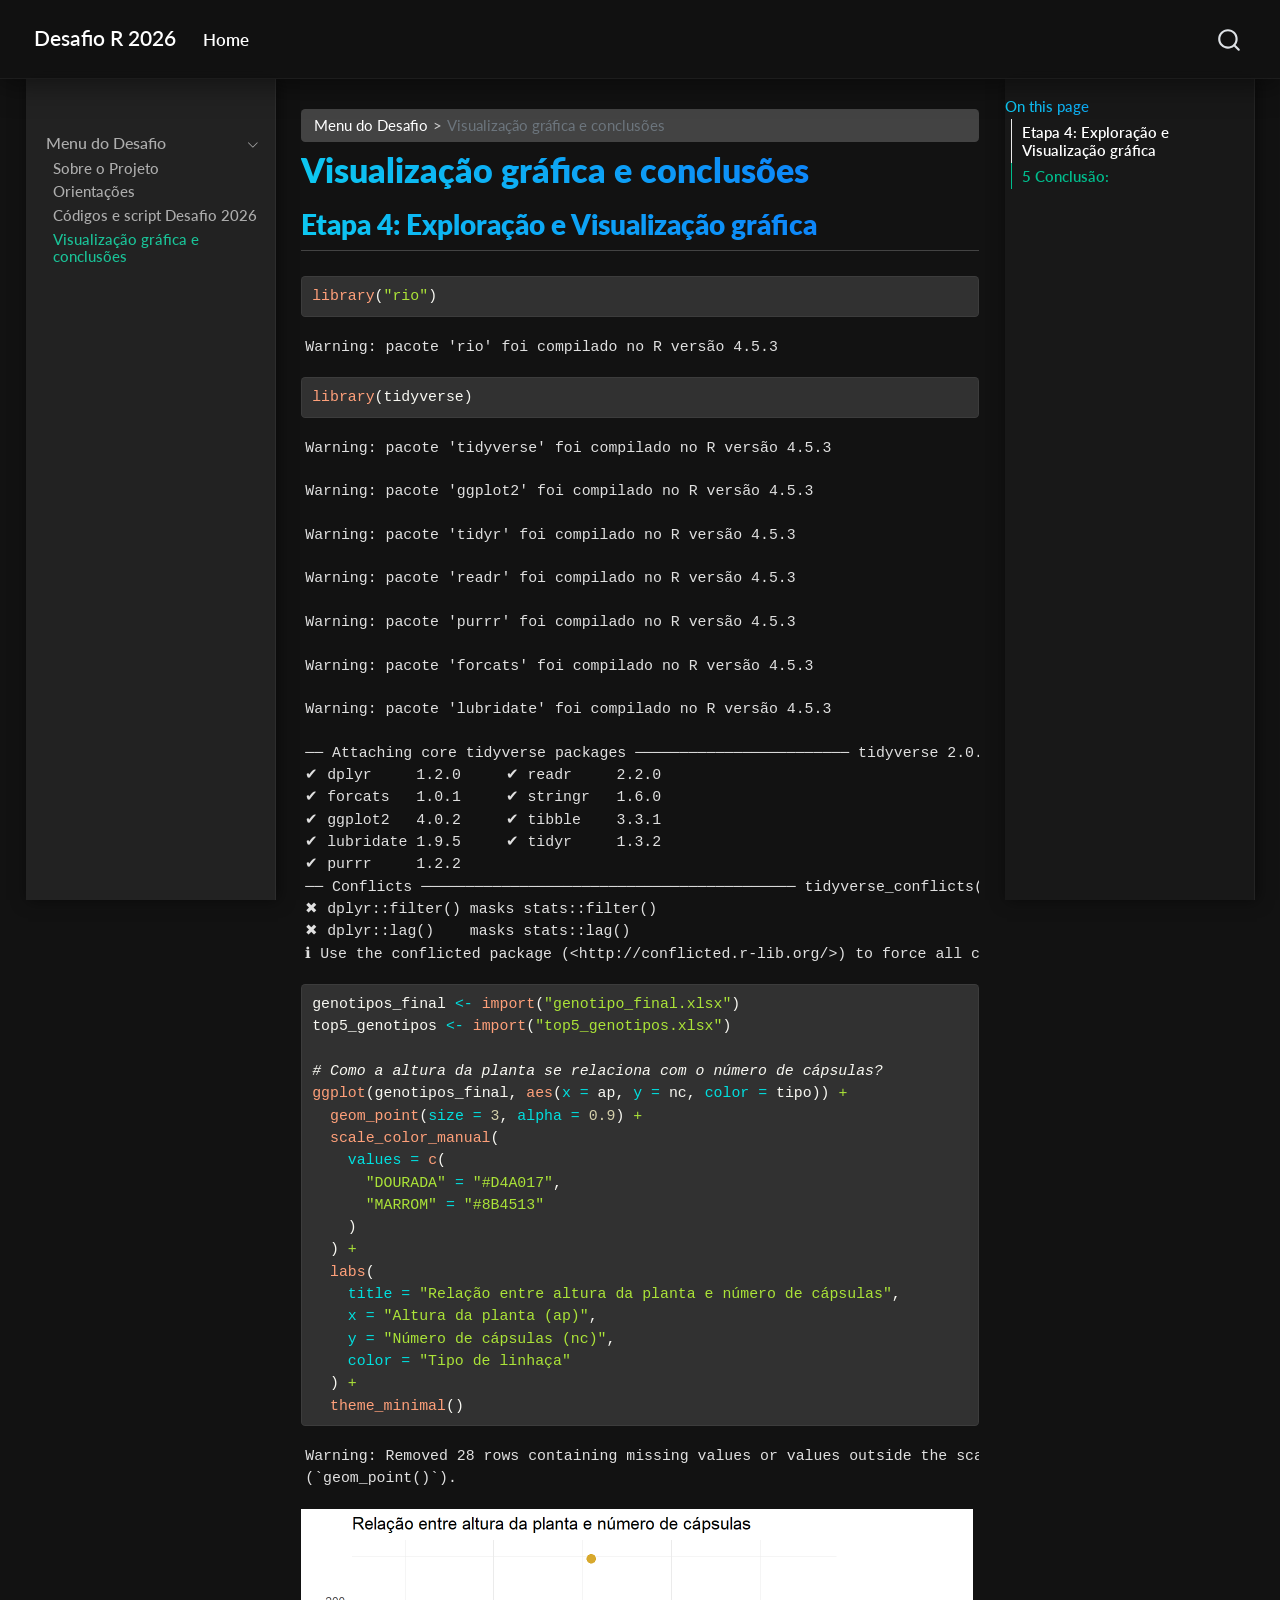
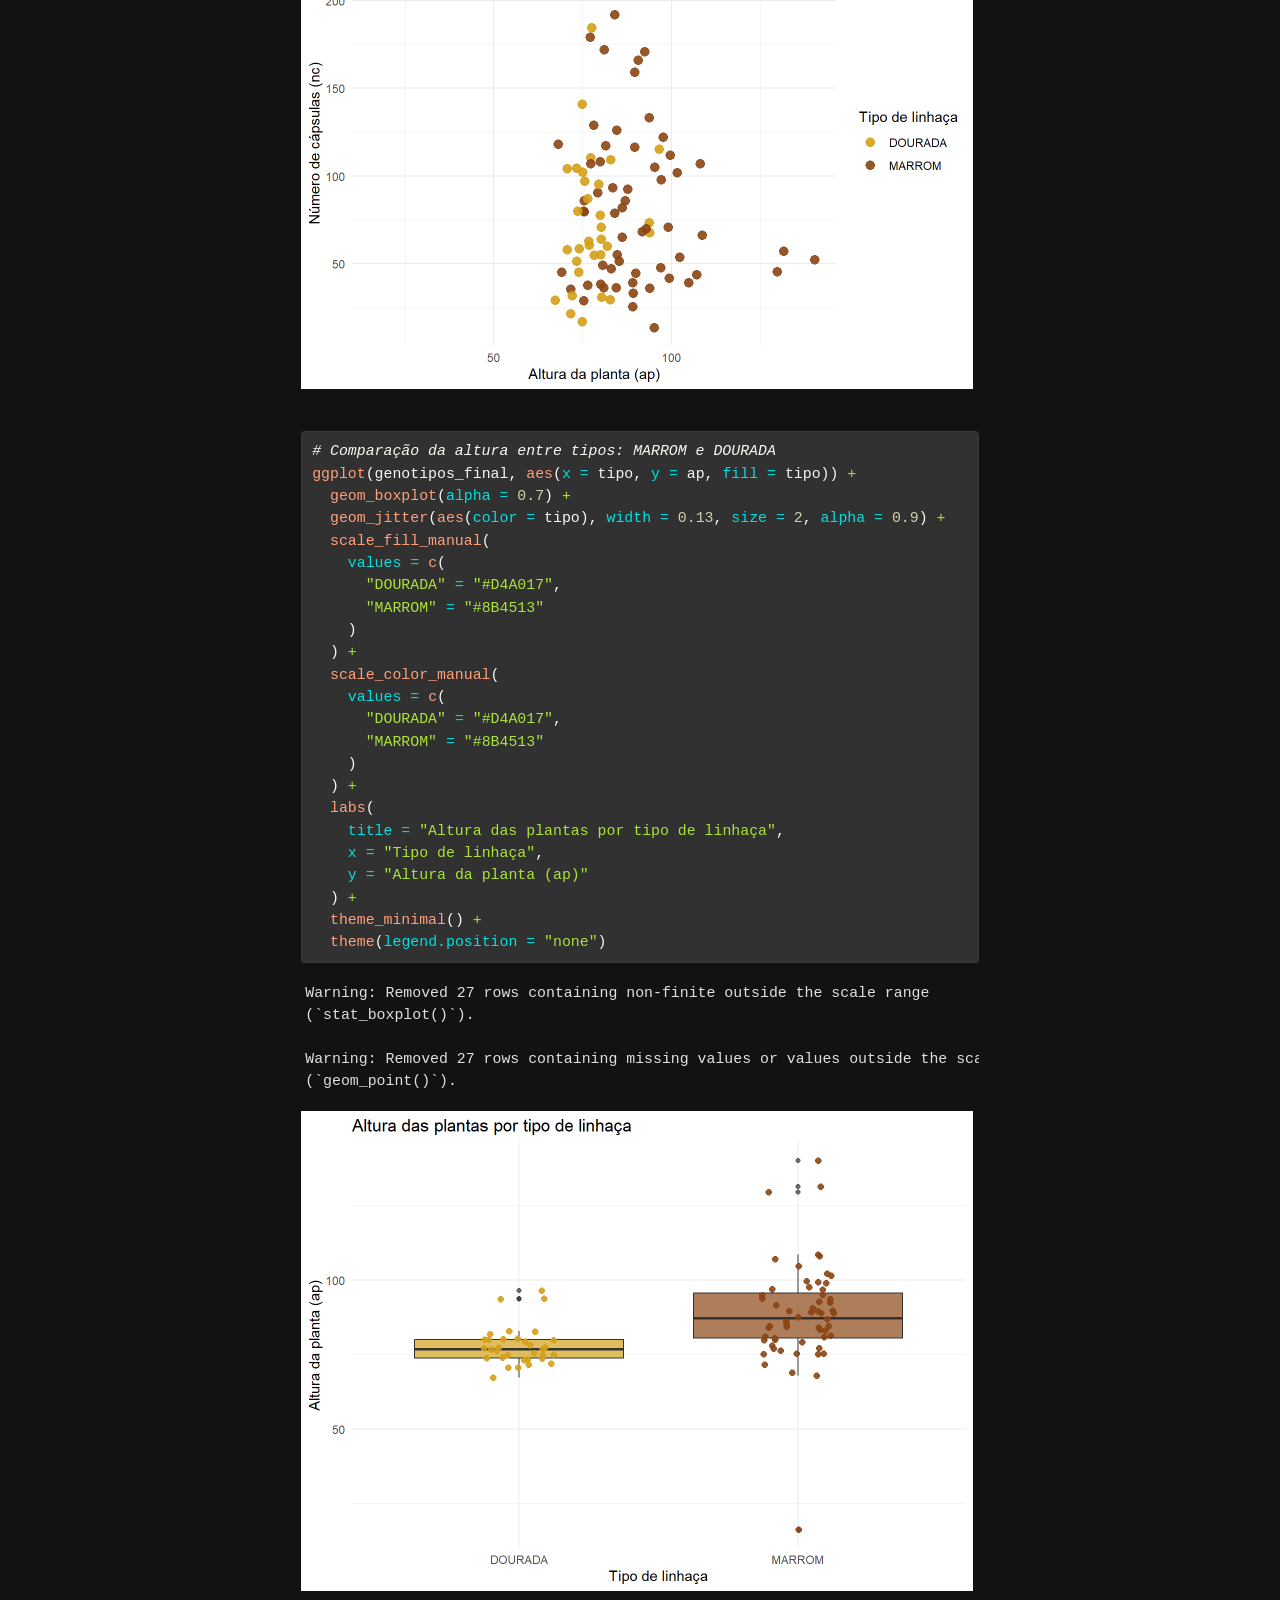
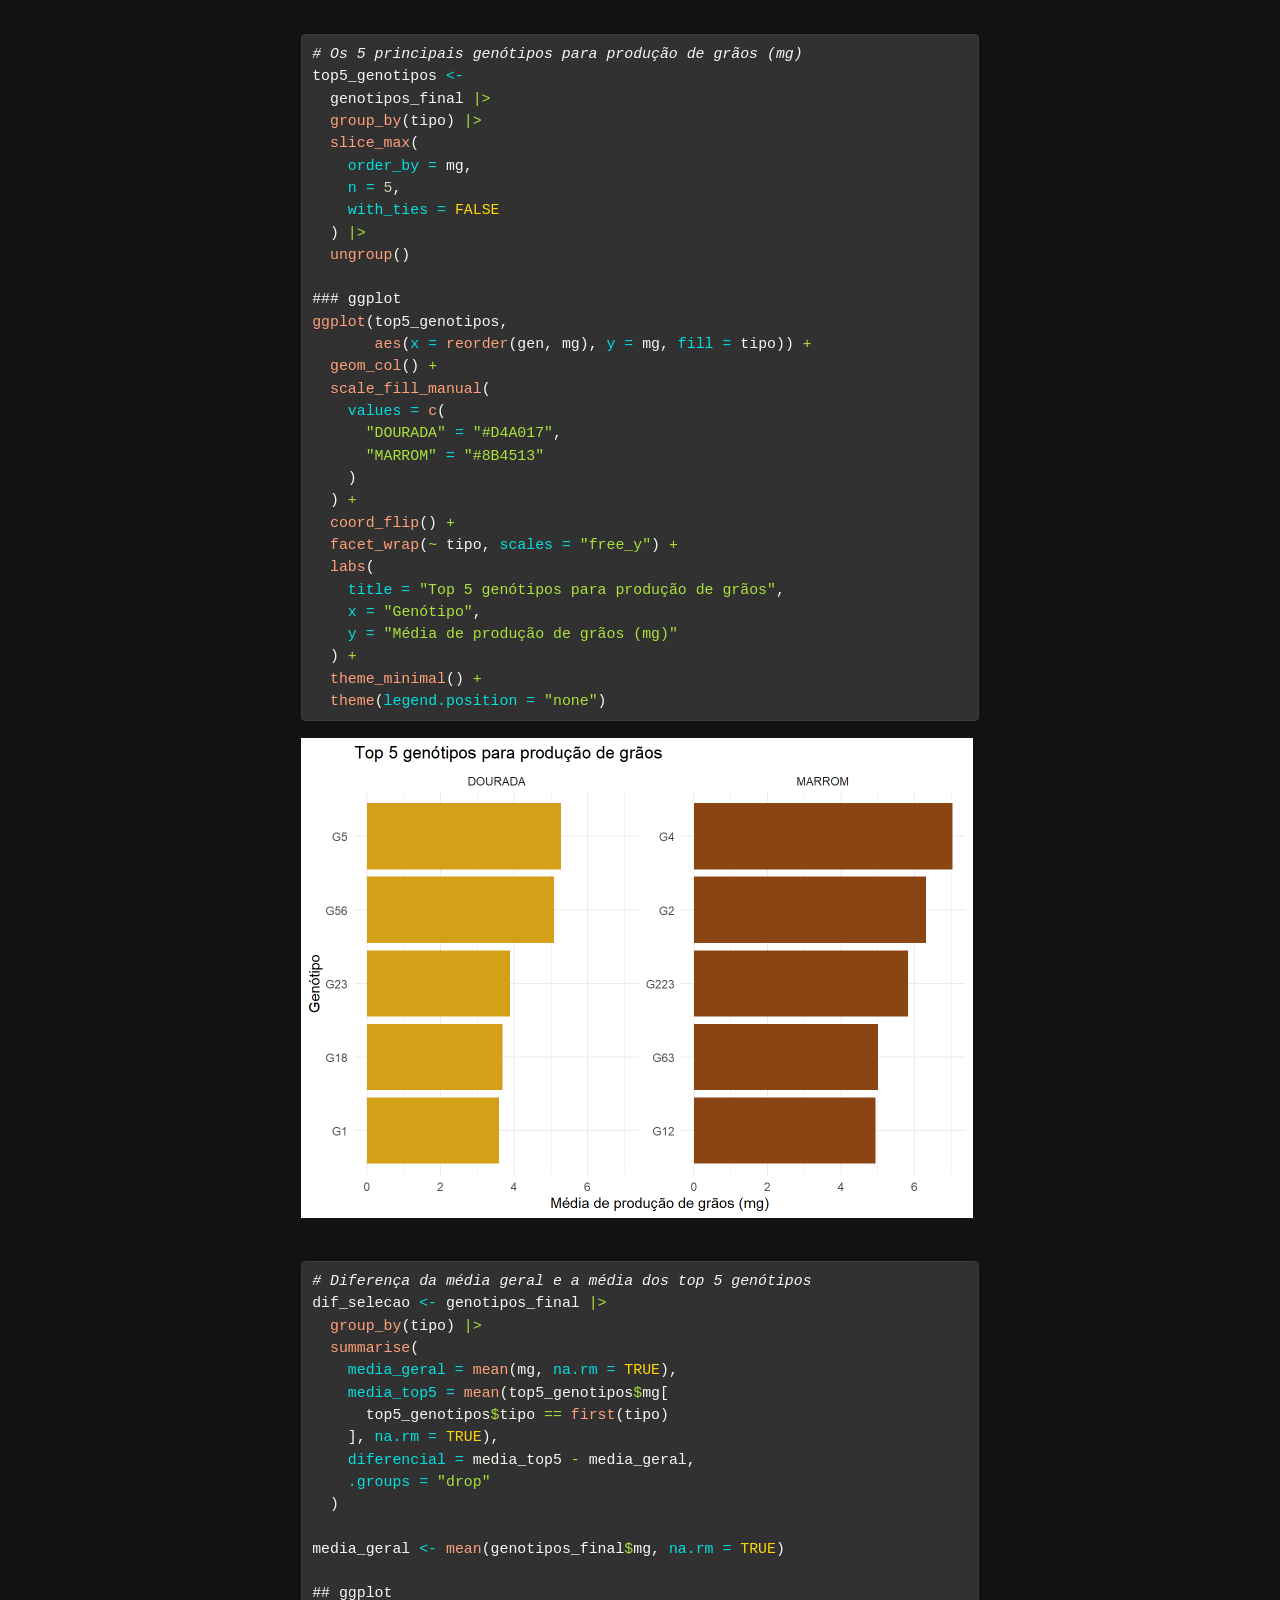
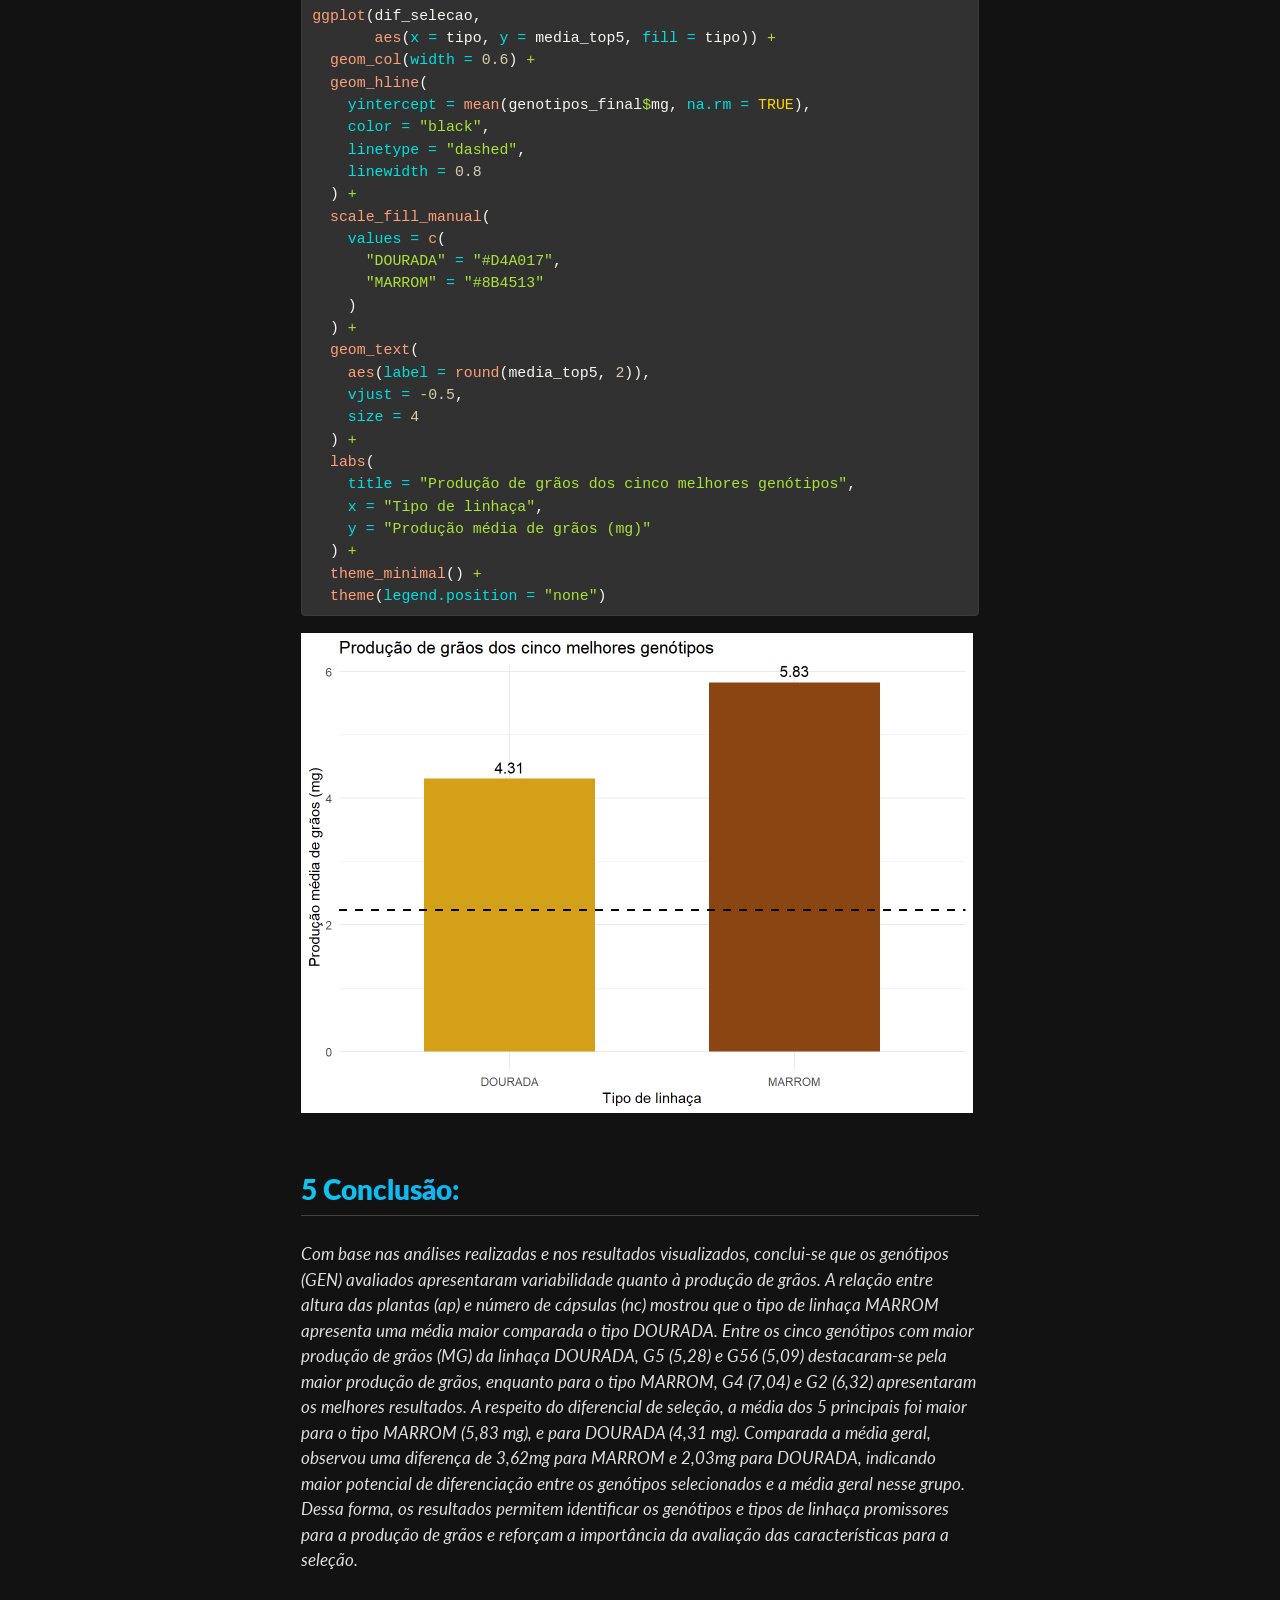
<file: docs/resolucao2026.html>
<!DOCTYPE html>
<html xmlns="http://www.w3.org/1999/xhtml" lang="en" xml:lang="en"><head>

<meta charset="utf-8">
<meta name="generator" content="quarto-1.8.25">

<meta name="viewport" content="width=device-width, initial-scale=1.0, user-scalable=yes">


<title>Visualização gráfica e conclusões – Desafio R 2026</title>
<style>
code{white-space: pre-wrap;}
span.smallcaps{font-variant: small-caps;}
div.columns{display: flex; gap: min(4vw, 1.5em);}
div.column{flex: auto; overflow-x: auto;}
div.hanging-indent{margin-left: 1.5em; text-indent: -1.5em;}
ul.task-list{list-style: none;}
ul.task-list li input[type="checkbox"] {
  width: 0.8em;
  margin: 0 0.8em 0.2em -1em; /* quarto-specific, see https://github.com/quarto-dev/quarto-cli/issues/4556 */ 
  vertical-align: middle;
}
/* CSS for syntax highlighting */
html { -webkit-text-size-adjust: 100%; }
pre > code.sourceCode { white-space: pre; position: relative; }
pre > code.sourceCode > span { display: inline-block; line-height: 1.25; }
pre > code.sourceCode > span:empty { height: 1.2em; }
.sourceCode { overflow: visible; }
code.sourceCode > span { color: inherit; text-decoration: inherit; }
div.sourceCode { margin: 1em 0; }
pre.sourceCode { margin: 0; }
@media screen {
div.sourceCode { overflow: auto; }
}
@media print {
pre > code.sourceCode { white-space: pre-wrap; }
pre > code.sourceCode > span { text-indent: -5em; padding-left: 5em; }
}
pre.numberSource code
  { counter-reset: source-line 0; }
pre.numberSource code > span
  { position: relative; left: -4em; counter-increment: source-line; }
pre.numberSource code > span > a:first-child::before
  { content: counter(source-line);
    position: relative; left: -1em; text-align: right; vertical-align: baseline;
    border: none; display: inline-block;
    -webkit-touch-callout: none; -webkit-user-select: none;
    -khtml-user-select: none; -moz-user-select: none;
    -ms-user-select: none; user-select: none;
    padding: 0 4px; width: 4em;
  }
pre.numberSource { margin-left: 3em;  padding-left: 4px; }
div.sourceCode
  {   }
@media screen {
pre > code.sourceCode > span > a:first-child::before { text-decoration: underline; }
}
</style>


<script src="site_libs/quarto-nav/quarto-nav.js"></script>
<script src="site_libs/quarto-nav/headroom.min.js"></script>
<script src="site_libs/clipboard/clipboard.min.js"></script>
<script src="site_libs/quarto-search/autocomplete.umd.js"></script>
<script src="site_libs/quarto-search/fuse.min.js"></script>
<script src="site_libs/quarto-search/quarto-search.js"></script>
<meta name="quarto:offset" content="./">
<script src="site_libs/quarto-html/quarto.js" type="module"></script>
<script src="site_libs/quarto-html/tabsets/tabsets.js" type="module"></script>
<script src="site_libs/quarto-html/axe/axe-check.js" type="module"></script>
<script src="site_libs/quarto-html/popper.min.js"></script>
<script src="site_libs/quarto-html/tippy.umd.min.js"></script>
<script src="site_libs/quarto-html/anchor.min.js"></script>
<link href="site_libs/quarto-html/tippy.css" rel="stylesheet">
<link href="site_libs/quarto-html/quarto-syntax-highlighting-dark-707d8167ce6003fca903bfe2be84ab7f.css" rel="stylesheet" id="quarto-text-highlighting-styles">
<script src="site_libs/bootstrap/bootstrap.min.js"></script>
<link href="site_libs/bootstrap/bootstrap-icons.css" rel="stylesheet">
<link href="site_libs/bootstrap/bootstrap-c72ff888e19c609265736fd5c18e5ae4.min.css" rel="stylesheet" append-hash="true" id="quarto-bootstrap" data-mode="dark">
<script id="quarto-search-options" type="application/json">{
  "location": "navbar",
  "copy-button": false,
  "collapse-after": 3,
  "panel-placement": "end",
  "type": "overlay",
  "limit": 50,
  "keyboard-shortcut": [
    "f",
    "/",
    "s"
  ],
  "show-item-context": false,
  "language": {
    "search-no-results-text": "No results",
    "search-matching-documents-text": "matching documents",
    "search-copy-link-title": "Copy link to search",
    "search-hide-matches-text": "Hide additional matches",
    "search-more-match-text": "more match in this document",
    "search-more-matches-text": "more matches in this document",
    "search-clear-button-title": "Clear",
    "search-text-placeholder": "",
    "search-detached-cancel-button-title": "Cancel",
    "search-submit-button-title": "Submit",
    "search-label": "Search"
  }
}</script>
<style>html{ scroll-behavior: smooth; }</style>


<link rel="stylesheet" href="styles.css">
</head>

<body class="nav-sidebar floating nav-fixed quarto-light">

<div id="quarto-search-results"></div>
  <header id="quarto-header" class="headroom fixed-top">
    <nav class="navbar navbar-expand-lg " data-bs-theme="dark">
      <div class="navbar-container container-fluid">
      <div class="navbar-brand-container mx-auto">
    <a href="./index.html" class="navbar-brand navbar-brand-logo">
    </a>
    <a class="navbar-brand" href="./index.html">
    <span class="navbar-title">Desafio R 2026</span>
    </a>
  </div>
            <div id="quarto-search" class="" title="Search"></div>
          <button class="navbar-toggler" type="button" data-bs-toggle="collapse" data-bs-target="#navbarCollapse" aria-controls="navbarCollapse" role="menu" aria-expanded="false" aria-label="Toggle navigation" onclick="if (window.quartoToggleHeadroom) { window.quartoToggleHeadroom(); }">
  <span class="navbar-toggler-icon"></span>
</button>
          <div class="collapse navbar-collapse" id="navbarCollapse">
            <ul class="navbar-nav navbar-nav-scroll me-auto">
  <li class="nav-item">
    <a class="nav-link active" href="./index.html" aria-current="page"> 
<span class="menu-text">Home</span></a>
  </li>  
</ul>
          </div> <!-- /navcollapse -->
            <div class="quarto-navbar-tools">
</div>
      </div> <!-- /container-fluid -->
    </nav>
  <nav class="quarto-secondary-nav">
    <div class="container-fluid d-flex">
      <button type="button" class="quarto-btn-toggle btn" data-bs-toggle="collapse" role="button" data-bs-target=".quarto-sidebar-collapse-item" aria-controls="quarto-sidebar" aria-expanded="false" aria-label="Toggle sidebar navigation" onclick="if (window.quartoToggleHeadroom) { window.quartoToggleHeadroom(); }">
        <i class="bi bi-layout-text-sidebar-reverse"></i>
      </button>
        <nav class="quarto-page-breadcrumbs" aria-label="breadcrumb"><ol class="breadcrumb"><li class="breadcrumb-item"><a href="./about.html">Menu do Desafio</a></li><li class="breadcrumb-item"><a href="./resolucao2026.html">Visualização gráfica e conclusões</a></li></ol></nav>
        <a class="flex-grow-1" role="navigation" data-bs-toggle="collapse" data-bs-target=".quarto-sidebar-collapse-item" aria-controls="quarto-sidebar" aria-expanded="false" aria-label="Toggle sidebar navigation" onclick="if (window.quartoToggleHeadroom) { window.quartoToggleHeadroom(); }">      
        </a>
    </div>
  </nav>
</header>
<!-- content -->
<div id="quarto-content" class="quarto-container page-columns page-rows-contents page-layout-article page-navbar">
<!-- sidebar -->
  <nav id="quarto-sidebar" class="sidebar collapse collapse-horizontal quarto-sidebar-collapse-item sidebar-navigation floating overflow-auto">
    <div class="pt-lg-2 mt-2 text-left sidebar-header">
      <a href="./index.html" class="sidebar-logo-link">
      </a>
      </div>
    <div class="sidebar-menu-container"> 
    <ul class="list-unstyled mt-1">
        <li class="sidebar-item sidebar-item-section">
      <div class="sidebar-item-container"> 
            <a class="sidebar-item-text sidebar-link text-start" data-bs-toggle="collapse" data-bs-target="#quarto-sidebar-section-1" role="navigation" aria-expanded="true">
 <span class="menu-text">Menu do Desafio</span></a>
          <a class="sidebar-item-toggle text-start" data-bs-toggle="collapse" data-bs-target="#quarto-sidebar-section-1" role="navigation" aria-expanded="true" aria-label="Toggle section">
            <i class="bi bi-chevron-right ms-2"></i>
          </a> 
      </div>
      <ul id="quarto-sidebar-section-1" class="collapse list-unstyled sidebar-section depth1 show">  
          <li class="sidebar-item">
  <div class="sidebar-item-container"> 
  <a href="./about.html" class="sidebar-item-text sidebar-link">
 <span class="menu-text">Sobre o Projeto</span></a>
  </div>
</li>
          <li class="sidebar-item">
  <div class="sidebar-item-container"> 
  <a href="./desafio_2026.html" class="sidebar-item-text sidebar-link">
 <span class="menu-text">Orientações</span></a>
  </div>
</li>
          <li class="sidebar-item">
  <div class="sidebar-item-container"> 
  <a href="./solucao.html" class="sidebar-item-text sidebar-link">
 <span class="menu-text">Códigos e script Desafio 2026</span></a>
  </div>
</li>
          <li class="sidebar-item">
  <div class="sidebar-item-container"> 
  <a href="./resolucao2026.html" class="sidebar-item-text sidebar-link active">
 <span class="menu-text">Visualização gráfica e conclusões</span></a>
  </div>
</li>
      </ul>
  </li>
    </ul>
    </div>
</nav>
<div id="quarto-sidebar-glass" class="quarto-sidebar-collapse-item" data-bs-toggle="collapse" data-bs-target=".quarto-sidebar-collapse-item"></div>
<!-- margin-sidebar -->
    <div id="quarto-margin-sidebar" class="sidebar margin-sidebar">
        <nav id="TOC" role="doc-toc" class="toc-active">
    <h2 id="toc-title">On this page</h2>
   
  <ul>
  <li><a href="#etapa-4-exploração-e-visualização-gráfica" id="toc-etapa-4-exploração-e-visualização-gráfica" class="nav-link active" data-scroll-target="#etapa-4-exploração-e-visualização-gráfica">Etapa 4: Exploração e Visualização gráfica</a></li>
  <li><a href="#conclusão" id="toc-conclusão" class="nav-link" data-scroll-target="#conclusão">5 Conclusão:</a></li>
  </ul>
</nav>
    </div>
<!-- main -->
<main class="content" id="quarto-document-content">

<header id="title-block-header" class="quarto-title-block default"><nav class="quarto-page-breadcrumbs quarto-title-breadcrumbs d-none d-lg-block" aria-label="breadcrumb"><ol class="breadcrumb"><li class="breadcrumb-item"><a href="./about.html">Menu do Desafio</a></li><li class="breadcrumb-item"><a href="./resolucao2026.html">Visualização gráfica e conclusões</a></li></ol></nav>
<div class="quarto-title">
<h1 class="title">Visualização gráfica e conclusões</h1>
</div>



<div class="quarto-title-meta">

    
  
    
  </div>
  


</header>


<section id="etapa-4-exploração-e-visualização-gráfica" class="level2">
<h2 class="anchored" data-anchor-id="etapa-4-exploração-e-visualização-gráfica">Etapa 4: Exploração e Visualização gráfica</h2>
<div class="cell">
<div class="code-copy-outer-scaffold"><div class="sourceCode cell-code" id="cb1"><pre class="sourceCode r code-with-copy"><code class="sourceCode r"><span id="cb1-1"><a href="#cb1-1" aria-hidden="true" tabindex="-1"></a><span class="fu">library</span>(<span class="st">"rio"</span>)</span></code></pre></div><button title="Copy to Clipboard" class="code-copy-button"><i class="bi"></i></button></div>
<div class="cell-output cell-output-stderr">
<pre><code>Warning: pacote 'rio' foi compilado no R versão 4.5.3</code></pre>
</div>
<div class="code-copy-outer-scaffold"><div class="sourceCode cell-code" id="cb3"><pre class="sourceCode r code-with-copy"><code class="sourceCode r"><span id="cb3-1"><a href="#cb3-1" aria-hidden="true" tabindex="-1"></a><span class="fu">library</span>(tidyverse)</span></code></pre></div><button title="Copy to Clipboard" class="code-copy-button"><i class="bi"></i></button></div>
<div class="cell-output cell-output-stderr">
<pre><code>Warning: pacote 'tidyverse' foi compilado no R versão 4.5.3</code></pre>
</div>
<div class="cell-output cell-output-stderr">
<pre><code>Warning: pacote 'ggplot2' foi compilado no R versão 4.5.3</code></pre>
</div>
<div class="cell-output cell-output-stderr">
<pre><code>Warning: pacote 'tidyr' foi compilado no R versão 4.5.3</code></pre>
</div>
<div class="cell-output cell-output-stderr">
<pre><code>Warning: pacote 'readr' foi compilado no R versão 4.5.3</code></pre>
</div>
<div class="cell-output cell-output-stderr">
<pre><code>Warning: pacote 'purrr' foi compilado no R versão 4.5.3</code></pre>
</div>
<div class="cell-output cell-output-stderr">
<pre><code>Warning: pacote 'forcats' foi compilado no R versão 4.5.3</code></pre>
</div>
<div class="cell-output cell-output-stderr">
<pre><code>Warning: pacote 'lubridate' foi compilado no R versão 4.5.3</code></pre>
</div>
<div class="cell-output cell-output-stderr">
<pre><code>── Attaching core tidyverse packages ──────────────────────── tidyverse 2.0.0 ──
✔ dplyr     1.2.0     ✔ readr     2.2.0
✔ forcats   1.0.1     ✔ stringr   1.6.0
✔ ggplot2   4.0.2     ✔ tibble    3.3.1
✔ lubridate 1.9.5     ✔ tidyr     1.3.2
✔ purrr     1.2.2     
── Conflicts ────────────────────────────────────────── tidyverse_conflicts() ──
✖ dplyr::filter() masks stats::filter()
✖ dplyr::lag()    masks stats::lag()
ℹ Use the conflicted package (&lt;http://conflicted.r-lib.org/&gt;) to force all conflicts to become errors</code></pre>
</div>
<div class="code-copy-outer-scaffold"><div class="sourceCode cell-code" id="cb12"><pre class="sourceCode r code-with-copy"><code class="sourceCode r"><span id="cb12-1"><a href="#cb12-1" aria-hidden="true" tabindex="-1"></a>genotipos_final <span class="ot">&lt;-</span> <span class="fu">import</span>(<span class="st">"genotipo_final.xlsx"</span>)</span>
<span id="cb12-2"><a href="#cb12-2" aria-hidden="true" tabindex="-1"></a>top5_genotipos <span class="ot">&lt;-</span> <span class="fu">import</span>(<span class="st">"top5_genotipos.xlsx"</span>)</span>
<span id="cb12-3"><a href="#cb12-3" aria-hidden="true" tabindex="-1"></a></span>
<span id="cb12-4"><a href="#cb12-4" aria-hidden="true" tabindex="-1"></a><span class="co"># Como a altura da planta se relaciona com o número de cápsulas?</span></span>
<span id="cb12-5"><a href="#cb12-5" aria-hidden="true" tabindex="-1"></a><span class="fu">ggplot</span>(genotipos_final, <span class="fu">aes</span>(<span class="at">x =</span> ap, <span class="at">y =</span> nc, <span class="at">color =</span> tipo)) <span class="sc">+</span></span>
<span id="cb12-6"><a href="#cb12-6" aria-hidden="true" tabindex="-1"></a>  <span class="fu">geom_point</span>(<span class="at">size =</span> <span class="dv">3</span>, <span class="at">alpha =</span> <span class="fl">0.9</span>) <span class="sc">+</span></span>
<span id="cb12-7"><a href="#cb12-7" aria-hidden="true" tabindex="-1"></a>  <span class="fu">scale_color_manual</span>(</span>
<span id="cb12-8"><a href="#cb12-8" aria-hidden="true" tabindex="-1"></a>    <span class="at">values =</span> <span class="fu">c</span>(</span>
<span id="cb12-9"><a href="#cb12-9" aria-hidden="true" tabindex="-1"></a>      <span class="st">"DOURADA"</span> <span class="ot">=</span> <span class="st">"#D4A017"</span>,</span>
<span id="cb12-10"><a href="#cb12-10" aria-hidden="true" tabindex="-1"></a>      <span class="st">"MARROM"</span> <span class="ot">=</span> <span class="st">"#8B4513"</span></span>
<span id="cb12-11"><a href="#cb12-11" aria-hidden="true" tabindex="-1"></a>    )</span>
<span id="cb12-12"><a href="#cb12-12" aria-hidden="true" tabindex="-1"></a>  ) <span class="sc">+</span></span>
<span id="cb12-13"><a href="#cb12-13" aria-hidden="true" tabindex="-1"></a>  <span class="fu">labs</span>(</span>
<span id="cb12-14"><a href="#cb12-14" aria-hidden="true" tabindex="-1"></a>    <span class="at">title =</span> <span class="st">"Relação entre altura da planta e número de cápsulas"</span>,</span>
<span id="cb12-15"><a href="#cb12-15" aria-hidden="true" tabindex="-1"></a>    <span class="at">x =</span> <span class="st">"Altura da planta (ap)"</span>,</span>
<span id="cb12-16"><a href="#cb12-16" aria-hidden="true" tabindex="-1"></a>    <span class="at">y =</span> <span class="st">"Número de cápsulas (nc)"</span>,</span>
<span id="cb12-17"><a href="#cb12-17" aria-hidden="true" tabindex="-1"></a>    <span class="at">color =</span> <span class="st">"Tipo de linhaça"</span></span>
<span id="cb12-18"><a href="#cb12-18" aria-hidden="true" tabindex="-1"></a>  ) <span class="sc">+</span></span>
<span id="cb12-19"><a href="#cb12-19" aria-hidden="true" tabindex="-1"></a>  <span class="fu">theme_minimal</span>()</span></code></pre></div><button title="Copy to Clipboard" class="code-copy-button"><i class="bi"></i></button></div>
<div class="cell-output cell-output-stderr">
<pre><code>Warning: Removed 28 rows containing missing values or values outside the scale range
(`geom_point()`).</code></pre>
</div>
<div class="cell-output-display">
<div>
<figure class="figure">
<p><img src="resolucao2026_files/figure-html/unnamed-chunk-1-1.png" class="img-fluid figure-img" width="672"></p>
</figure>
</div>
</div>
<div class="code-copy-outer-scaffold"><div class="sourceCode cell-code" id="cb14"><pre class="sourceCode r code-with-copy"><code class="sourceCode r"><span id="cb14-1"><a href="#cb14-1" aria-hidden="true" tabindex="-1"></a><span class="co"># Comparação da altura entre tipos: MARROM e DOURADA</span></span>
<span id="cb14-2"><a href="#cb14-2" aria-hidden="true" tabindex="-1"></a><span class="fu">ggplot</span>(genotipos_final, <span class="fu">aes</span>(<span class="at">x =</span> tipo, <span class="at">y =</span> ap, <span class="at">fill =</span> tipo)) <span class="sc">+</span></span>
<span id="cb14-3"><a href="#cb14-3" aria-hidden="true" tabindex="-1"></a>  <span class="fu">geom_boxplot</span>(<span class="at">alpha =</span> <span class="fl">0.7</span>) <span class="sc">+</span></span>
<span id="cb14-4"><a href="#cb14-4" aria-hidden="true" tabindex="-1"></a>  <span class="fu">geom_jitter</span>(<span class="fu">aes</span>(<span class="at">color =</span> tipo), <span class="at">width =</span> <span class="fl">0.13</span>, <span class="at">size =</span> <span class="dv">2</span>, <span class="at">alpha =</span> <span class="fl">0.9</span>) <span class="sc">+</span></span>
<span id="cb14-5"><a href="#cb14-5" aria-hidden="true" tabindex="-1"></a>  <span class="fu">scale_fill_manual</span>(</span>
<span id="cb14-6"><a href="#cb14-6" aria-hidden="true" tabindex="-1"></a>    <span class="at">values =</span> <span class="fu">c</span>(</span>
<span id="cb14-7"><a href="#cb14-7" aria-hidden="true" tabindex="-1"></a>      <span class="st">"DOURADA"</span> <span class="ot">=</span> <span class="st">"#D4A017"</span>,</span>
<span id="cb14-8"><a href="#cb14-8" aria-hidden="true" tabindex="-1"></a>      <span class="st">"MARROM"</span> <span class="ot">=</span> <span class="st">"#8B4513"</span></span>
<span id="cb14-9"><a href="#cb14-9" aria-hidden="true" tabindex="-1"></a>    )</span>
<span id="cb14-10"><a href="#cb14-10" aria-hidden="true" tabindex="-1"></a>  ) <span class="sc">+</span></span>
<span id="cb14-11"><a href="#cb14-11" aria-hidden="true" tabindex="-1"></a>  <span class="fu">scale_color_manual</span>(</span>
<span id="cb14-12"><a href="#cb14-12" aria-hidden="true" tabindex="-1"></a>    <span class="at">values =</span> <span class="fu">c</span>(</span>
<span id="cb14-13"><a href="#cb14-13" aria-hidden="true" tabindex="-1"></a>      <span class="st">"DOURADA"</span> <span class="ot">=</span> <span class="st">"#D4A017"</span>,</span>
<span id="cb14-14"><a href="#cb14-14" aria-hidden="true" tabindex="-1"></a>      <span class="st">"MARROM"</span> <span class="ot">=</span> <span class="st">"#8B4513"</span></span>
<span id="cb14-15"><a href="#cb14-15" aria-hidden="true" tabindex="-1"></a>    )</span>
<span id="cb14-16"><a href="#cb14-16" aria-hidden="true" tabindex="-1"></a>  ) <span class="sc">+</span></span>
<span id="cb14-17"><a href="#cb14-17" aria-hidden="true" tabindex="-1"></a>  <span class="fu">labs</span>(</span>
<span id="cb14-18"><a href="#cb14-18" aria-hidden="true" tabindex="-1"></a>    <span class="at">title =</span> <span class="st">"Altura das plantas por tipo de linhaça"</span>,</span>
<span id="cb14-19"><a href="#cb14-19" aria-hidden="true" tabindex="-1"></a>    <span class="at">x =</span> <span class="st">"Tipo de linhaça"</span>,</span>
<span id="cb14-20"><a href="#cb14-20" aria-hidden="true" tabindex="-1"></a>    <span class="at">y =</span> <span class="st">"Altura da planta (ap)"</span></span>
<span id="cb14-21"><a href="#cb14-21" aria-hidden="true" tabindex="-1"></a>  ) <span class="sc">+</span></span>
<span id="cb14-22"><a href="#cb14-22" aria-hidden="true" tabindex="-1"></a>  <span class="fu">theme_minimal</span>() <span class="sc">+</span></span>
<span id="cb14-23"><a href="#cb14-23" aria-hidden="true" tabindex="-1"></a>  <span class="fu">theme</span>(<span class="at">legend.position =</span> <span class="st">"none"</span>)</span></code></pre></div><button title="Copy to Clipboard" class="code-copy-button"><i class="bi"></i></button></div>
<div class="cell-output cell-output-stderr">
<pre><code>Warning: Removed 27 rows containing non-finite outside the scale range
(`stat_boxplot()`).</code></pre>
</div>
<div class="cell-output cell-output-stderr">
<pre><code>Warning: Removed 27 rows containing missing values or values outside the scale range
(`geom_point()`).</code></pre>
</div>
<div class="cell-output-display">
<div>
<figure class="figure">
<p><img src="resolucao2026_files/figure-html/unnamed-chunk-1-2.png" class="img-fluid figure-img" width="672"></p>
</figure>
</div>
</div>
<div class="code-copy-outer-scaffold"><div class="sourceCode cell-code" id="cb17"><pre class="sourceCode r code-with-copy"><code class="sourceCode r"><span id="cb17-1"><a href="#cb17-1" aria-hidden="true" tabindex="-1"></a><span class="co"># Os 5 principais genótipos para produção de grãos (mg)</span></span>
<span id="cb17-2"><a href="#cb17-2" aria-hidden="true" tabindex="-1"></a>top5_genotipos <span class="ot">&lt;-</span></span>
<span id="cb17-3"><a href="#cb17-3" aria-hidden="true" tabindex="-1"></a>  genotipos_final <span class="sc">|&gt;</span></span>
<span id="cb17-4"><a href="#cb17-4" aria-hidden="true" tabindex="-1"></a>  <span class="fu">group_by</span>(tipo) <span class="sc">|&gt;</span></span>
<span id="cb17-5"><a href="#cb17-5" aria-hidden="true" tabindex="-1"></a>  <span class="fu">slice_max</span>(</span>
<span id="cb17-6"><a href="#cb17-6" aria-hidden="true" tabindex="-1"></a>    <span class="at">order_by =</span> mg,</span>
<span id="cb17-7"><a href="#cb17-7" aria-hidden="true" tabindex="-1"></a>    <span class="at">n =</span> <span class="dv">5</span>,</span>
<span id="cb17-8"><a href="#cb17-8" aria-hidden="true" tabindex="-1"></a>    <span class="at">with_ties =</span> <span class="cn">FALSE</span></span>
<span id="cb17-9"><a href="#cb17-9" aria-hidden="true" tabindex="-1"></a>  ) <span class="sc">|&gt;</span></span>
<span id="cb17-10"><a href="#cb17-10" aria-hidden="true" tabindex="-1"></a>  <span class="fu">ungroup</span>()</span>
<span id="cb17-11"><a href="#cb17-11" aria-hidden="true" tabindex="-1"></a></span>
<span id="cb17-12"><a href="#cb17-12" aria-hidden="true" tabindex="-1"></a><span class="do">### ggplot</span></span>
<span id="cb17-13"><a href="#cb17-13" aria-hidden="true" tabindex="-1"></a><span class="fu">ggplot</span>(top5_genotipos,</span>
<span id="cb17-14"><a href="#cb17-14" aria-hidden="true" tabindex="-1"></a>       <span class="fu">aes</span>(<span class="at">x =</span> <span class="fu">reorder</span>(gen, mg), <span class="at">y =</span> mg, <span class="at">fill =</span> tipo)) <span class="sc">+</span></span>
<span id="cb17-15"><a href="#cb17-15" aria-hidden="true" tabindex="-1"></a>  <span class="fu">geom_col</span>() <span class="sc">+</span></span>
<span id="cb17-16"><a href="#cb17-16" aria-hidden="true" tabindex="-1"></a>  <span class="fu">scale_fill_manual</span>(</span>
<span id="cb17-17"><a href="#cb17-17" aria-hidden="true" tabindex="-1"></a>    <span class="at">values =</span> <span class="fu">c</span>(</span>
<span id="cb17-18"><a href="#cb17-18" aria-hidden="true" tabindex="-1"></a>      <span class="st">"DOURADA"</span> <span class="ot">=</span> <span class="st">"#D4A017"</span>,</span>
<span id="cb17-19"><a href="#cb17-19" aria-hidden="true" tabindex="-1"></a>      <span class="st">"MARROM"</span> <span class="ot">=</span> <span class="st">"#8B4513"</span></span>
<span id="cb17-20"><a href="#cb17-20" aria-hidden="true" tabindex="-1"></a>    )</span>
<span id="cb17-21"><a href="#cb17-21" aria-hidden="true" tabindex="-1"></a>  ) <span class="sc">+</span></span>
<span id="cb17-22"><a href="#cb17-22" aria-hidden="true" tabindex="-1"></a>  <span class="fu">coord_flip</span>() <span class="sc">+</span></span>
<span id="cb17-23"><a href="#cb17-23" aria-hidden="true" tabindex="-1"></a>  <span class="fu">facet_wrap</span>(<span class="sc">~</span> tipo, <span class="at">scales =</span> <span class="st">"free_y"</span>) <span class="sc">+</span></span>
<span id="cb17-24"><a href="#cb17-24" aria-hidden="true" tabindex="-1"></a>  <span class="fu">labs</span>(</span>
<span id="cb17-25"><a href="#cb17-25" aria-hidden="true" tabindex="-1"></a>    <span class="at">title =</span> <span class="st">"Top 5 genótipos para produção de grãos"</span>,</span>
<span id="cb17-26"><a href="#cb17-26" aria-hidden="true" tabindex="-1"></a>    <span class="at">x =</span> <span class="st">"Genótipo"</span>,</span>
<span id="cb17-27"><a href="#cb17-27" aria-hidden="true" tabindex="-1"></a>    <span class="at">y =</span> <span class="st">"Média de produção de grãos (mg)"</span></span>
<span id="cb17-28"><a href="#cb17-28" aria-hidden="true" tabindex="-1"></a>  ) <span class="sc">+</span></span>
<span id="cb17-29"><a href="#cb17-29" aria-hidden="true" tabindex="-1"></a>  <span class="fu">theme_minimal</span>() <span class="sc">+</span></span>
<span id="cb17-30"><a href="#cb17-30" aria-hidden="true" tabindex="-1"></a>  <span class="fu">theme</span>(<span class="at">legend.position =</span> <span class="st">"none"</span>)</span></code></pre></div><button title="Copy to Clipboard" class="code-copy-button"><i class="bi"></i></button></div>
<div class="cell-output-display">
<div>
<figure class="figure">
<p><img src="resolucao2026_files/figure-html/unnamed-chunk-1-3.png" class="img-fluid figure-img" width="672"></p>
</figure>
</div>
</div>
<div class="code-copy-outer-scaffold"><div class="sourceCode cell-code" id="cb18"><pre class="sourceCode r code-with-copy"><code class="sourceCode r"><span id="cb18-1"><a href="#cb18-1" aria-hidden="true" tabindex="-1"></a><span class="co"># Diferença da média geral e a média dos top 5 genótipos</span></span>
<span id="cb18-2"><a href="#cb18-2" aria-hidden="true" tabindex="-1"></a>dif_selecao <span class="ot">&lt;-</span> genotipos_final <span class="sc">|&gt;</span></span>
<span id="cb18-3"><a href="#cb18-3" aria-hidden="true" tabindex="-1"></a>  <span class="fu">group_by</span>(tipo) <span class="sc">|&gt;</span></span>
<span id="cb18-4"><a href="#cb18-4" aria-hidden="true" tabindex="-1"></a>  <span class="fu">summarise</span>(</span>
<span id="cb18-5"><a href="#cb18-5" aria-hidden="true" tabindex="-1"></a>    <span class="at">media_geral =</span> <span class="fu">mean</span>(mg, <span class="at">na.rm =</span> <span class="cn">TRUE</span>),</span>
<span id="cb18-6"><a href="#cb18-6" aria-hidden="true" tabindex="-1"></a>    <span class="at">media_top5 =</span> <span class="fu">mean</span>(top5_genotipos<span class="sc">$</span>mg[</span>
<span id="cb18-7"><a href="#cb18-7" aria-hidden="true" tabindex="-1"></a>      top5_genotipos<span class="sc">$</span>tipo <span class="sc">==</span> <span class="fu">first</span>(tipo)</span>
<span id="cb18-8"><a href="#cb18-8" aria-hidden="true" tabindex="-1"></a>    ], <span class="at">na.rm =</span> <span class="cn">TRUE</span>),</span>
<span id="cb18-9"><a href="#cb18-9" aria-hidden="true" tabindex="-1"></a>    <span class="at">diferencial =</span> media_top5 <span class="sc">-</span> media_geral,</span>
<span id="cb18-10"><a href="#cb18-10" aria-hidden="true" tabindex="-1"></a>    <span class="at">.groups =</span> <span class="st">"drop"</span></span>
<span id="cb18-11"><a href="#cb18-11" aria-hidden="true" tabindex="-1"></a>  )</span>
<span id="cb18-12"><a href="#cb18-12" aria-hidden="true" tabindex="-1"></a></span>
<span id="cb18-13"><a href="#cb18-13" aria-hidden="true" tabindex="-1"></a>media_geral <span class="ot">&lt;-</span> <span class="fu">mean</span>(genotipos_final<span class="sc">$</span>mg, <span class="at">na.rm =</span> <span class="cn">TRUE</span>)</span>
<span id="cb18-14"><a href="#cb18-14" aria-hidden="true" tabindex="-1"></a></span>
<span id="cb18-15"><a href="#cb18-15" aria-hidden="true" tabindex="-1"></a><span class="do">## ggplot</span></span>
<span id="cb18-16"><a href="#cb18-16" aria-hidden="true" tabindex="-1"></a><span class="fu">ggplot</span>(dif_selecao,</span>
<span id="cb18-17"><a href="#cb18-17" aria-hidden="true" tabindex="-1"></a>       <span class="fu">aes</span>(<span class="at">x =</span> tipo, <span class="at">y =</span> media_top5, <span class="at">fill =</span> tipo)) <span class="sc">+</span></span>
<span id="cb18-18"><a href="#cb18-18" aria-hidden="true" tabindex="-1"></a>  <span class="fu">geom_col</span>(<span class="at">width =</span> <span class="fl">0.6</span>) <span class="sc">+</span></span>
<span id="cb18-19"><a href="#cb18-19" aria-hidden="true" tabindex="-1"></a>  <span class="fu">geom_hline</span>(</span>
<span id="cb18-20"><a href="#cb18-20" aria-hidden="true" tabindex="-1"></a>    <span class="at">yintercept =</span> <span class="fu">mean</span>(genotipos_final<span class="sc">$</span>mg, <span class="at">na.rm =</span> <span class="cn">TRUE</span>),</span>
<span id="cb18-21"><a href="#cb18-21" aria-hidden="true" tabindex="-1"></a>    <span class="at">color =</span> <span class="st">"black"</span>,</span>
<span id="cb18-22"><a href="#cb18-22" aria-hidden="true" tabindex="-1"></a>    <span class="at">linetype =</span> <span class="st">"dashed"</span>,</span>
<span id="cb18-23"><a href="#cb18-23" aria-hidden="true" tabindex="-1"></a>    <span class="at">linewidth =</span> <span class="fl">0.8</span></span>
<span id="cb18-24"><a href="#cb18-24" aria-hidden="true" tabindex="-1"></a>  ) <span class="sc">+</span></span>
<span id="cb18-25"><a href="#cb18-25" aria-hidden="true" tabindex="-1"></a>  <span class="fu">scale_fill_manual</span>(</span>
<span id="cb18-26"><a href="#cb18-26" aria-hidden="true" tabindex="-1"></a>    <span class="at">values =</span> <span class="fu">c</span>(</span>
<span id="cb18-27"><a href="#cb18-27" aria-hidden="true" tabindex="-1"></a>      <span class="st">"DOURADA"</span> <span class="ot">=</span> <span class="st">"#D4A017"</span>,</span>
<span id="cb18-28"><a href="#cb18-28" aria-hidden="true" tabindex="-1"></a>      <span class="st">"MARROM"</span> <span class="ot">=</span> <span class="st">"#8B4513"</span></span>
<span id="cb18-29"><a href="#cb18-29" aria-hidden="true" tabindex="-1"></a>    )</span>
<span id="cb18-30"><a href="#cb18-30" aria-hidden="true" tabindex="-1"></a>  ) <span class="sc">+</span></span>
<span id="cb18-31"><a href="#cb18-31" aria-hidden="true" tabindex="-1"></a>  <span class="fu">geom_text</span>(</span>
<span id="cb18-32"><a href="#cb18-32" aria-hidden="true" tabindex="-1"></a>    <span class="fu">aes</span>(<span class="at">label =</span> <span class="fu">round</span>(media_top5, <span class="dv">2</span>)),</span>
<span id="cb18-33"><a href="#cb18-33" aria-hidden="true" tabindex="-1"></a>    <span class="at">vjust =</span> <span class="sc">-</span><span class="fl">0.5</span>,</span>
<span id="cb18-34"><a href="#cb18-34" aria-hidden="true" tabindex="-1"></a>    <span class="at">size =</span> <span class="dv">4</span></span>
<span id="cb18-35"><a href="#cb18-35" aria-hidden="true" tabindex="-1"></a>  ) <span class="sc">+</span></span>
<span id="cb18-36"><a href="#cb18-36" aria-hidden="true" tabindex="-1"></a>  <span class="fu">labs</span>(</span>
<span id="cb18-37"><a href="#cb18-37" aria-hidden="true" tabindex="-1"></a>    <span class="at">title =</span> <span class="st">"Produção de grãos dos cinco melhores genótipos"</span>,</span>
<span id="cb18-38"><a href="#cb18-38" aria-hidden="true" tabindex="-1"></a>    <span class="at">x =</span> <span class="st">"Tipo de linhaça"</span>,</span>
<span id="cb18-39"><a href="#cb18-39" aria-hidden="true" tabindex="-1"></a>    <span class="at">y =</span> <span class="st">"Produção média de grãos (mg)"</span></span>
<span id="cb18-40"><a href="#cb18-40" aria-hidden="true" tabindex="-1"></a>  ) <span class="sc">+</span></span>
<span id="cb18-41"><a href="#cb18-41" aria-hidden="true" tabindex="-1"></a>  <span class="fu">theme_minimal</span>() <span class="sc">+</span></span>
<span id="cb18-42"><a href="#cb18-42" aria-hidden="true" tabindex="-1"></a>  <span class="fu">theme</span>(<span class="at">legend.position =</span> <span class="st">"none"</span>)</span></code></pre></div><button title="Copy to Clipboard" class="code-copy-button"><i class="bi"></i></button></div>
<div class="cell-output-display">
<div>
<figure class="figure">
<p><img src="resolucao2026_files/figure-html/unnamed-chunk-1-4.png" class="img-fluid figure-img" width="672"></p>
</figure>
</div>
</div>
</div>
</section>
<section id="conclusão" class="level2">
<h2 class="anchored" data-anchor-id="conclusão">5 Conclusão:</h2>
<p><em>Com base nas análises realizadas e nos resultados visualizados, conclui-se que os genótipos (GEN) avaliados apresentaram variabilidade quanto à produção de grãos. A relação entre altura das plantas (ap) e número de cápsulas (nc) mostrou que o tipo de linhaça MARROM apresenta uma média maior comparada o tipo DOURADA. Entre os cinco genótipos com maior produção de grãos (MG) da linhaça DOURADA, G5 (5,28) e G56 (5,09) destacaram-se pela maior produção de grãos, enquanto para o tipo MARROM, G4 (7,04) e G2 (6,32) apresentaram os melhores resultados. A respeito do diferencial de seleção, a média dos 5 principais foi maior para o tipo MARROM (5,83 mg), e para DOURADA (4,31 mg). Comparada a média geral, observou uma diferença de 3,62mg para MARROM e 2,03mg para DOURADA, indicando maior potencial de diferenciação entre os genótipos selecionados e a média geral nesse grupo. Dessa forma, os resultados permitem identificar os genótipos e tipos de linhaça promissores para a produção de grãos e reforçam a importância da avaliação das características para a seleção.</em></p>


</section>

</main> <!-- /main -->
<script id="quarto-html-after-body" type="application/javascript">
  window.document.addEventListener("DOMContentLoaded", function (event) {
    const icon = "";
    const anchorJS = new window.AnchorJS();
    anchorJS.options = {
      placement: 'right',
      icon: icon
    };
    anchorJS.add('.anchored');
    const isCodeAnnotation = (el) => {
      for (const clz of el.classList) {
        if (clz.startsWith('code-annotation-')) {                     
          return true;
        }
      }
      return false;
    }
    const onCopySuccess = function(e) {
      // button target
      const button = e.trigger;
      // don't keep focus
      button.blur();
      // flash "checked"
      button.classList.add('code-copy-button-checked');
      var currentTitle = button.getAttribute("title");
      button.setAttribute("title", "Copied!");
      let tooltip;
      if (window.bootstrap) {
        button.setAttribute("data-bs-toggle", "tooltip");
        button.setAttribute("data-bs-placement", "left");
        button.setAttribute("data-bs-title", "Copied!");
        tooltip = new bootstrap.Tooltip(button, 
          { trigger: "manual", 
            customClass: "code-copy-button-tooltip",
            offset: [0, -8]});
        tooltip.show();    
      }
      setTimeout(function() {
        if (tooltip) {
          tooltip.hide();
          button.removeAttribute("data-bs-title");
          button.removeAttribute("data-bs-toggle");
          button.removeAttribute("data-bs-placement");
        }
        button.setAttribute("title", currentTitle);
        button.classList.remove('code-copy-button-checked');
      }, 1000);
      // clear code selection
      e.clearSelection();
    }
    const getTextToCopy = function(trigger) {
      const outerScaffold = trigger.parentElement.cloneNode(true);
      const codeEl = outerScaffold.querySelector('code');
      for (const childEl of codeEl.children) {
        if (isCodeAnnotation(childEl)) {
          childEl.remove();
        }
      }
      return codeEl.innerText;
    }
    const clipboard = new window.ClipboardJS('.code-copy-button:not([data-in-quarto-modal])', {
      text: getTextToCopy
    });
    clipboard.on('success', onCopySuccess);
    if (window.document.getElementById('quarto-embedded-source-code-modal')) {
      const clipboardModal = new window.ClipboardJS('.code-copy-button[data-in-quarto-modal]', {
        text: getTextToCopy,
        container: window.document.getElementById('quarto-embedded-source-code-modal')
      });
      clipboardModal.on('success', onCopySuccess);
    }
      var localhostRegex = new RegExp(/^(?:http|https):\/\/localhost\:?[0-9]*\//);
      var mailtoRegex = new RegExp(/^mailto:/);
        var filterRegex = new RegExp('/' + window.location.host + '/');
      var isInternal = (href) => {
          return filterRegex.test(href) || localhostRegex.test(href) || mailtoRegex.test(href);
      }
      // Inspect non-navigation links and adorn them if external
     var links = window.document.querySelectorAll('a[href]:not(.nav-link):not(.navbar-brand):not(.toc-action):not(.sidebar-link):not(.sidebar-item-toggle):not(.pagination-link):not(.no-external):not([aria-hidden]):not(.dropdown-item):not(.quarto-navigation-tool):not(.about-link)');
      for (var i=0; i<links.length; i++) {
        const link = links[i];
        if (!isInternal(link.href)) {
          // undo the damage that might have been done by quarto-nav.js in the case of
          // links that we want to consider external
          if (link.dataset.originalHref !== undefined) {
            link.href = link.dataset.originalHref;
          }
        }
      }
    function tippyHover(el, contentFn, onTriggerFn, onUntriggerFn) {
      const config = {
        allowHTML: true,
        maxWidth: 500,
        delay: 100,
        arrow: false,
        appendTo: function(el) {
            return el.parentElement;
        },
        interactive: true,
        interactiveBorder: 10,
        theme: 'quarto',
        placement: 'bottom-start',
      };
      if (contentFn) {
        config.content = contentFn;
      }
      if (onTriggerFn) {
        config.onTrigger = onTriggerFn;
      }
      if (onUntriggerFn) {
        config.onUntrigger = onUntriggerFn;
      }
      window.tippy(el, config); 
    }
    const noterefs = window.document.querySelectorAll('a[role="doc-noteref"]');
    for (var i=0; i<noterefs.length; i++) {
      const ref = noterefs[i];
      tippyHover(ref, function() {
        // use id or data attribute instead here
        let href = ref.getAttribute('data-footnote-href') || ref.getAttribute('href');
        try { href = new URL(href).hash; } catch {}
        const id = href.replace(/^#\/?/, "");
        const note = window.document.getElementById(id);
        if (note) {
          return note.innerHTML;
        } else {
          return "";
        }
      });
    }
    const xrefs = window.document.querySelectorAll('a.quarto-xref');
    const processXRef = (id, note) => {
      // Strip column container classes
      const stripColumnClz = (el) => {
        el.classList.remove("page-full", "page-columns");
        if (el.children) {
          for (const child of el.children) {
            stripColumnClz(child);
          }
        }
      }
      stripColumnClz(note)
      if (id === null || id.startsWith('sec-')) {
        // Special case sections, only their first couple elements
        const container = document.createElement("div");
        if (note.children && note.children.length > 2) {
          container.appendChild(note.children[0].cloneNode(true));
          for (let i = 1; i < note.children.length; i++) {
            const child = note.children[i];
            if (child.tagName === "P" && child.innerText === "") {
              continue;
            } else {
              container.appendChild(child.cloneNode(true));
              break;
            }
          }
          if (window.Quarto?.typesetMath) {
            window.Quarto.typesetMath(container);
          }
          return container.innerHTML
        } else {
          if (window.Quarto?.typesetMath) {
            window.Quarto.typesetMath(note);
          }
          return note.innerHTML;
        }
      } else {
        // Remove any anchor links if they are present
        const anchorLink = note.querySelector('a.anchorjs-link');
        if (anchorLink) {
          anchorLink.remove();
        }
        if (window.Quarto?.typesetMath) {
          window.Quarto.typesetMath(note);
        }
        if (note.classList.contains("callout")) {
          return note.outerHTML;
        } else {
          return note.innerHTML;
        }
      }
    }
    for (var i=0; i<xrefs.length; i++) {
      const xref = xrefs[i];
      tippyHover(xref, undefined, function(instance) {
        instance.disable();
        let url = xref.getAttribute('href');
        let hash = undefined; 
        if (url.startsWith('#')) {
          hash = url;
        } else {
          try { hash = new URL(url).hash; } catch {}
        }
        if (hash) {
          const id = hash.replace(/^#\/?/, "");
          const note = window.document.getElementById(id);
          if (note !== null) {
            try {
              const html = processXRef(id, note.cloneNode(true));
              instance.setContent(html);
            } finally {
              instance.enable();
              instance.show();
            }
          } else {
            // See if we can fetch this
            fetch(url.split('#')[0])
            .then(res => res.text())
            .then(html => {
              const parser = new DOMParser();
              const htmlDoc = parser.parseFromString(html, "text/html");
              const note = htmlDoc.getElementById(id);
              if (note !== null) {
                const html = processXRef(id, note);
                instance.setContent(html);
              } 
            }).finally(() => {
              instance.enable();
              instance.show();
            });
          }
        } else {
          // See if we can fetch a full url (with no hash to target)
          // This is a special case and we should probably do some content thinning / targeting
          fetch(url)
          .then(res => res.text())
          .then(html => {
            const parser = new DOMParser();
            const htmlDoc = parser.parseFromString(html, "text/html");
            const note = htmlDoc.querySelector('main.content');
            if (note !== null) {
              // This should only happen for chapter cross references
              // (since there is no id in the URL)
              // remove the first header
              if (note.children.length > 0 && note.children[0].tagName === "HEADER") {
                note.children[0].remove();
              }
              const html = processXRef(null, note);
              instance.setContent(html);
            } 
          }).finally(() => {
            instance.enable();
            instance.show();
          });
        }
      }, function(instance) {
      });
    }
        let selectedAnnoteEl;
        const selectorForAnnotation = ( cell, annotation) => {
          let cellAttr = 'data-code-cell="' + cell + '"';
          let lineAttr = 'data-code-annotation="' +  annotation + '"';
          const selector = 'span[' + cellAttr + '][' + lineAttr + ']';
          return selector;
        }
        const selectCodeLines = (annoteEl) => {
          const doc = window.document;
          const targetCell = annoteEl.getAttribute("data-target-cell");
          const targetAnnotation = annoteEl.getAttribute("data-target-annotation");
          const annoteSpan = window.document.querySelector(selectorForAnnotation(targetCell, targetAnnotation));
          const lines = annoteSpan.getAttribute("data-code-lines").split(",");
          const lineIds = lines.map((line) => {
            return targetCell + "-" + line;
          })
          let top = null;
          let height = null;
          let parent = null;
          if (lineIds.length > 0) {
              //compute the position of the single el (top and bottom and make a div)
              const el = window.document.getElementById(lineIds[0]);
              top = el.offsetTop;
              height = el.offsetHeight;
              parent = el.parentElement.parentElement;
            if (lineIds.length > 1) {
              const lastEl = window.document.getElementById(lineIds[lineIds.length - 1]);
              const bottom = lastEl.offsetTop + lastEl.offsetHeight;
              height = bottom - top;
            }
            if (top !== null && height !== null && parent !== null) {
              // cook up a div (if necessary) and position it 
              let div = window.document.getElementById("code-annotation-line-highlight");
              if (div === null) {
                div = window.document.createElement("div");
                div.setAttribute("id", "code-annotation-line-highlight");
                div.style.position = 'absolute';
                parent.appendChild(div);
              }
              div.style.top = top - 2 + "px";
              div.style.height = height + 4 + "px";
              div.style.left = 0;
              let gutterDiv = window.document.getElementById("code-annotation-line-highlight-gutter");
              if (gutterDiv === null) {
                gutterDiv = window.document.createElement("div");
                gutterDiv.setAttribute("id", "code-annotation-line-highlight-gutter");
                gutterDiv.style.position = 'absolute';
                const codeCell = window.document.getElementById(targetCell);
                const gutter = codeCell.querySelector('.code-annotation-gutter');
                gutter.appendChild(gutterDiv);
              }
              gutterDiv.style.top = top - 2 + "px";
              gutterDiv.style.height = height + 4 + "px";
            }
            selectedAnnoteEl = annoteEl;
          }
        };
        const unselectCodeLines = () => {
          const elementsIds = ["code-annotation-line-highlight", "code-annotation-line-highlight-gutter"];
          elementsIds.forEach((elId) => {
            const div = window.document.getElementById(elId);
            if (div) {
              div.remove();
            }
          });
          selectedAnnoteEl = undefined;
        };
          // Handle positioning of the toggle
      window.addEventListener(
        "resize",
        throttle(() => {
          elRect = undefined;
          if (selectedAnnoteEl) {
            selectCodeLines(selectedAnnoteEl);
          }
        }, 10)
      );
      function throttle(fn, ms) {
      let throttle = false;
      let timer;
        return (...args) => {
          if(!throttle) { // first call gets through
              fn.apply(this, args);
              throttle = true;
          } else { // all the others get throttled
              if(timer) clearTimeout(timer); // cancel #2
              timer = setTimeout(() => {
                fn.apply(this, args);
                timer = throttle = false;
              }, ms);
          }
        };
      }
        // Attach click handler to the DT
        const annoteDls = window.document.querySelectorAll('dt[data-target-cell]');
        for (const annoteDlNode of annoteDls) {
          annoteDlNode.addEventListener('click', (event) => {
            const clickedEl = event.target;
            if (clickedEl !== selectedAnnoteEl) {
              unselectCodeLines();
              const activeEl = window.document.querySelector('dt[data-target-cell].code-annotation-active');
              if (activeEl) {
                activeEl.classList.remove('code-annotation-active');
              }
              selectCodeLines(clickedEl);
              clickedEl.classList.add('code-annotation-active');
            } else {
              // Unselect the line
              unselectCodeLines();
              clickedEl.classList.remove('code-annotation-active');
            }
          });
        }
    const findCites = (el) => {
      const parentEl = el.parentElement;
      if (parentEl) {
        const cites = parentEl.dataset.cites;
        if (cites) {
          return {
            el,
            cites: cites.split(' ')
          };
        } else {
          return findCites(el.parentElement)
        }
      } else {
        return undefined;
      }
    };
    var bibliorefs = window.document.querySelectorAll('a[role="doc-biblioref"]');
    for (var i=0; i<bibliorefs.length; i++) {
      const ref = bibliorefs[i];
      const citeInfo = findCites(ref);
      if (citeInfo) {
        tippyHover(citeInfo.el, function() {
          var popup = window.document.createElement('div');
          citeInfo.cites.forEach(function(cite) {
            var citeDiv = window.document.createElement('div');
            citeDiv.classList.add('hanging-indent');
            citeDiv.classList.add('csl-entry');
            var biblioDiv = window.document.getElementById('ref-' + cite);
            if (biblioDiv) {
              citeDiv.innerHTML = biblioDiv.innerHTML;
            }
            popup.appendChild(citeDiv);
          });
          return popup.innerHTML;
        });
      }
    }
  });
  </script>
</div> <!-- /content -->




<script src="site_libs/quarto-html/zenscroll-min.js"></script>
</body></html>
</file>
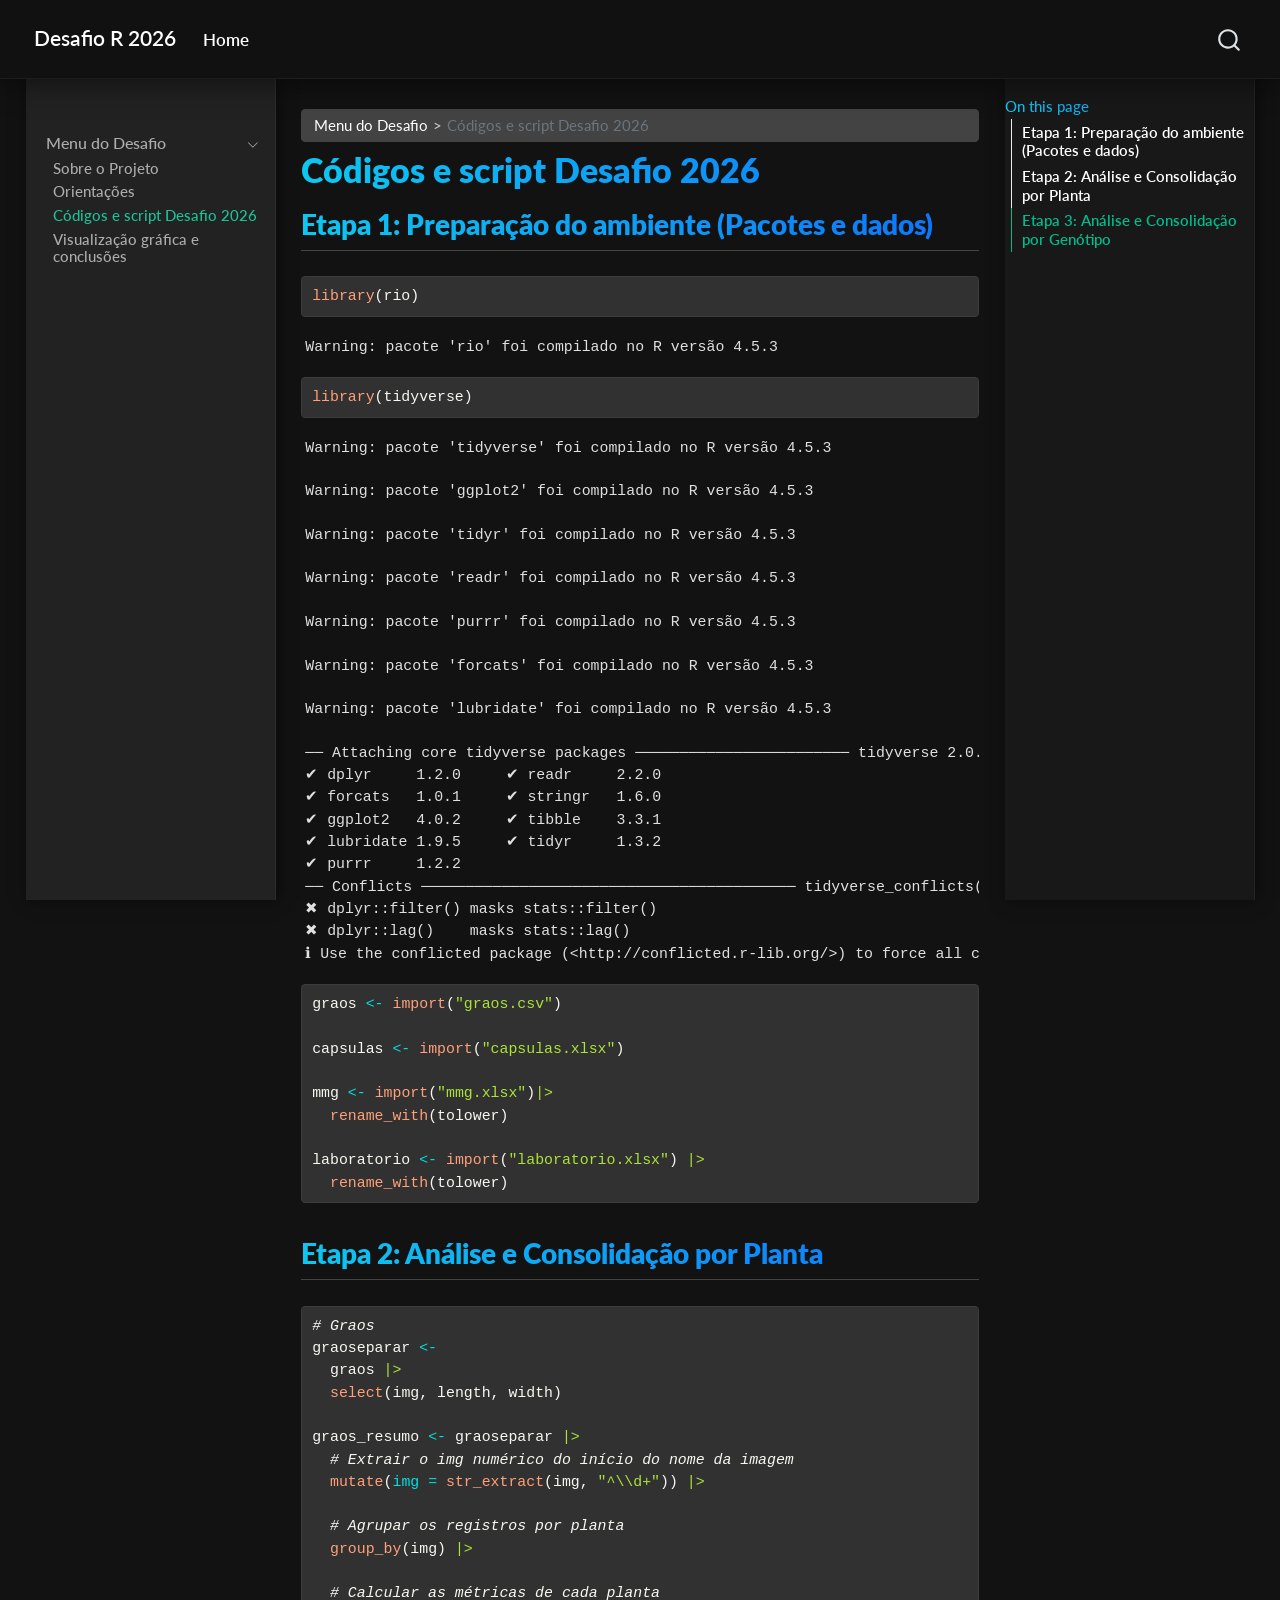
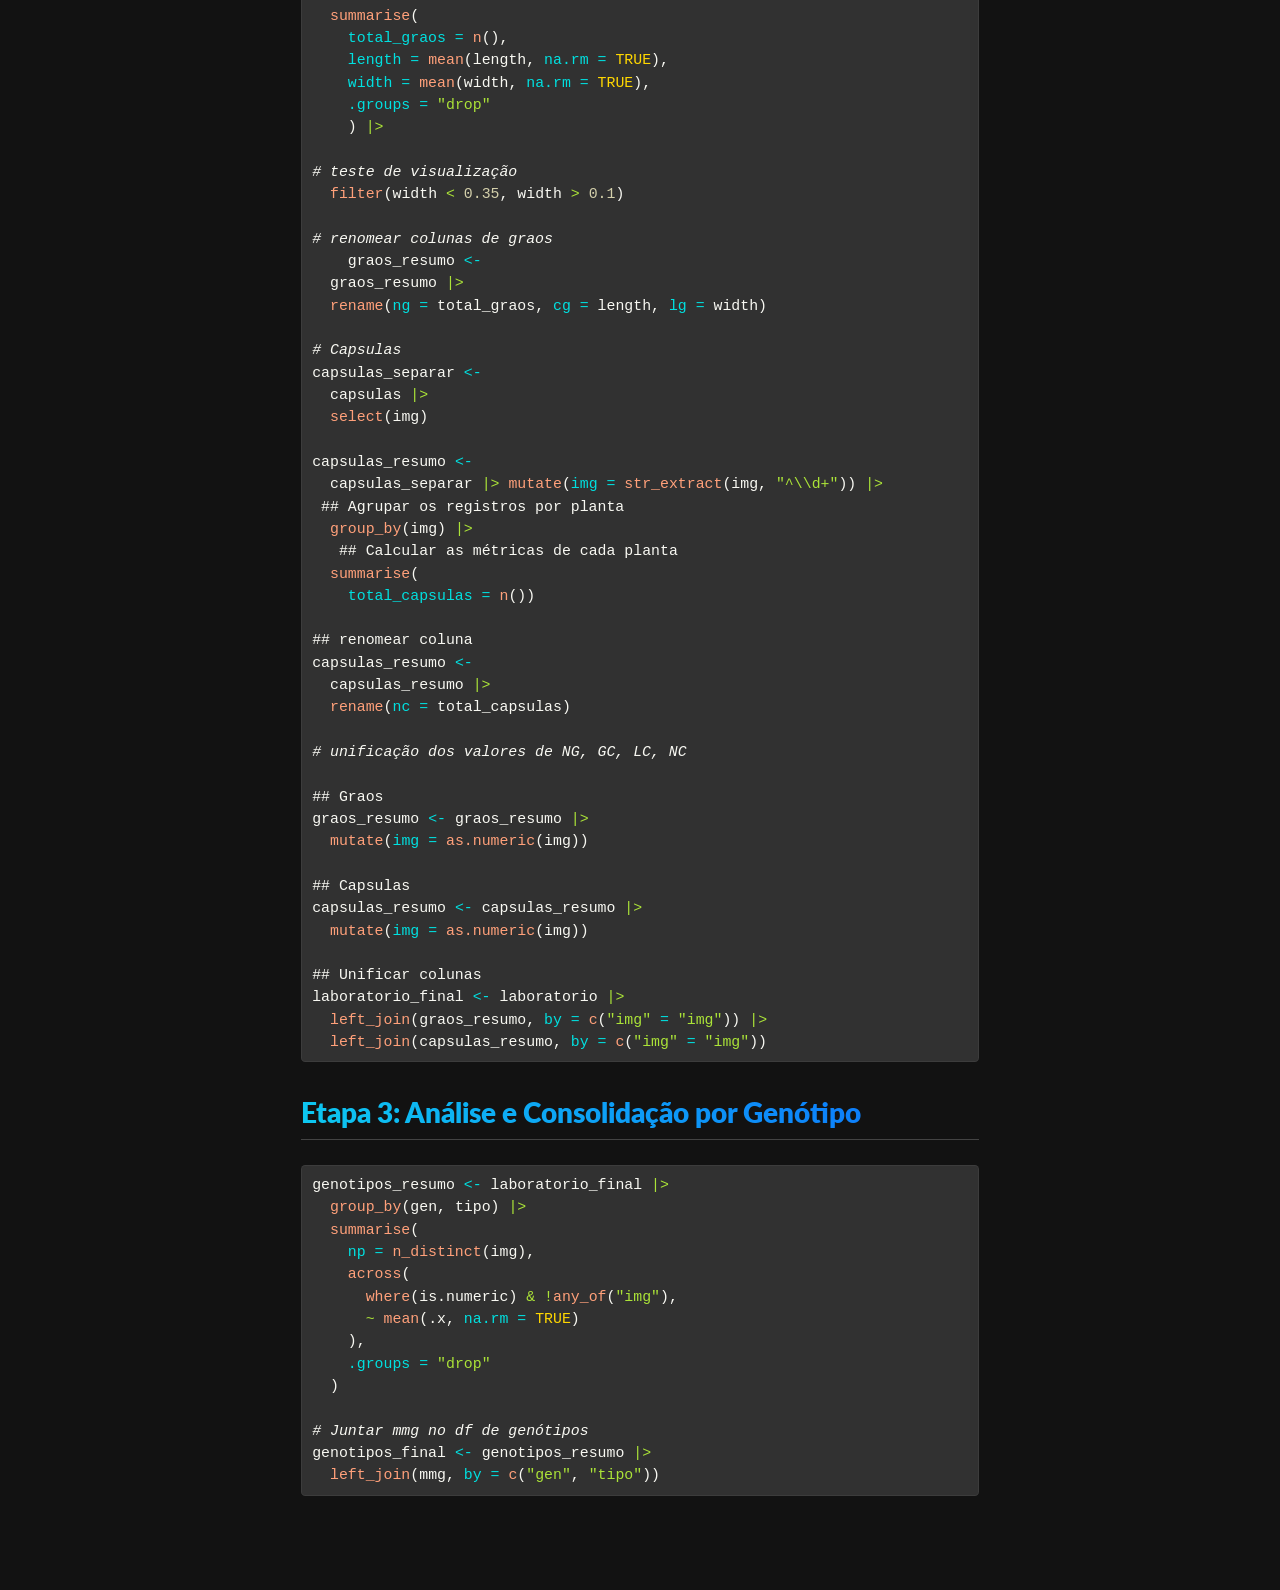
<file: docs/solucao.html>
<!DOCTYPE html>
<html xmlns="http://www.w3.org/1999/xhtml" lang="en" xml:lang="en"><head>

<meta charset="utf-8">
<meta name="generator" content="quarto-1.8.25">

<meta name="viewport" content="width=device-width, initial-scale=1.0, user-scalable=yes">


<title>Códigos e script Desafio 2026 – Desafio R 2026</title>
<style>
code{white-space: pre-wrap;}
span.smallcaps{font-variant: small-caps;}
div.columns{display: flex; gap: min(4vw, 1.5em);}
div.column{flex: auto; overflow-x: auto;}
div.hanging-indent{margin-left: 1.5em; text-indent: -1.5em;}
ul.task-list{list-style: none;}
ul.task-list li input[type="checkbox"] {
  width: 0.8em;
  margin: 0 0.8em 0.2em -1em; /* quarto-specific, see https://github.com/quarto-dev/quarto-cli/issues/4556 */ 
  vertical-align: middle;
}
/* CSS for syntax highlighting */
html { -webkit-text-size-adjust: 100%; }
pre > code.sourceCode { white-space: pre; position: relative; }
pre > code.sourceCode > span { display: inline-block; line-height: 1.25; }
pre > code.sourceCode > span:empty { height: 1.2em; }
.sourceCode { overflow: visible; }
code.sourceCode > span { color: inherit; text-decoration: inherit; }
div.sourceCode { margin: 1em 0; }
pre.sourceCode { margin: 0; }
@media screen {
div.sourceCode { overflow: auto; }
}
@media print {
pre > code.sourceCode { white-space: pre-wrap; }
pre > code.sourceCode > span { text-indent: -5em; padding-left: 5em; }
}
pre.numberSource code
  { counter-reset: source-line 0; }
pre.numberSource code > span
  { position: relative; left: -4em; counter-increment: source-line; }
pre.numberSource code > span > a:first-child::before
  { content: counter(source-line);
    position: relative; left: -1em; text-align: right; vertical-align: baseline;
    border: none; display: inline-block;
    -webkit-touch-callout: none; -webkit-user-select: none;
    -khtml-user-select: none; -moz-user-select: none;
    -ms-user-select: none; user-select: none;
    padding: 0 4px; width: 4em;
  }
pre.numberSource { margin-left: 3em;  padding-left: 4px; }
div.sourceCode
  {   }
@media screen {
pre > code.sourceCode > span > a:first-child::before { text-decoration: underline; }
}
</style>


<script src="site_libs/quarto-nav/quarto-nav.js"></script>
<script src="site_libs/quarto-nav/headroom.min.js"></script>
<script src="site_libs/clipboard/clipboard.min.js"></script>
<script src="site_libs/quarto-search/autocomplete.umd.js"></script>
<script src="site_libs/quarto-search/fuse.min.js"></script>
<script src="site_libs/quarto-search/quarto-search.js"></script>
<meta name="quarto:offset" content="./">
<script src="site_libs/quarto-html/quarto.js" type="module"></script>
<script src="site_libs/quarto-html/tabsets/tabsets.js" type="module"></script>
<script src="site_libs/quarto-html/axe/axe-check.js" type="module"></script>
<script src="site_libs/quarto-html/popper.min.js"></script>
<script src="site_libs/quarto-html/tippy.umd.min.js"></script>
<script src="site_libs/quarto-html/anchor.min.js"></script>
<link href="site_libs/quarto-html/tippy.css" rel="stylesheet">
<link href="site_libs/quarto-html/quarto-syntax-highlighting-dark-707d8167ce6003fca903bfe2be84ab7f.css" rel="stylesheet" id="quarto-text-highlighting-styles">
<script src="site_libs/bootstrap/bootstrap.min.js"></script>
<link href="site_libs/bootstrap/bootstrap-icons.css" rel="stylesheet">
<link href="site_libs/bootstrap/bootstrap-c72ff888e19c609265736fd5c18e5ae4.min.css" rel="stylesheet" append-hash="true" id="quarto-bootstrap" data-mode="dark">
<script id="quarto-search-options" type="application/json">{
  "location": "navbar",
  "copy-button": false,
  "collapse-after": 3,
  "panel-placement": "end",
  "type": "overlay",
  "limit": 50,
  "keyboard-shortcut": [
    "f",
    "/",
    "s"
  ],
  "show-item-context": false,
  "language": {
    "search-no-results-text": "No results",
    "search-matching-documents-text": "matching documents",
    "search-copy-link-title": "Copy link to search",
    "search-hide-matches-text": "Hide additional matches",
    "search-more-match-text": "more match in this document",
    "search-more-matches-text": "more matches in this document",
    "search-clear-button-title": "Clear",
    "search-text-placeholder": "",
    "search-detached-cancel-button-title": "Cancel",
    "search-submit-button-title": "Submit",
    "search-label": "Search"
  }
}</script>
<style>html{ scroll-behavior: smooth; }</style>


<link rel="stylesheet" href="styles.css">
</head>

<body class="nav-sidebar floating nav-fixed quarto-light">

<div id="quarto-search-results"></div>
  <header id="quarto-header" class="headroom fixed-top">
    <nav class="navbar navbar-expand-lg " data-bs-theme="dark">
      <div class="navbar-container container-fluid">
      <div class="navbar-brand-container mx-auto">
    <a href="./index.html" class="navbar-brand navbar-brand-logo">
    </a>
    <a class="navbar-brand" href="./index.html">
    <span class="navbar-title">Desafio R 2026</span>
    </a>
  </div>
            <div id="quarto-search" class="" title="Search"></div>
          <button class="navbar-toggler" type="button" data-bs-toggle="collapse" data-bs-target="#navbarCollapse" aria-controls="navbarCollapse" role="menu" aria-expanded="false" aria-label="Toggle navigation" onclick="if (window.quartoToggleHeadroom) { window.quartoToggleHeadroom(); }">
  <span class="navbar-toggler-icon"></span>
</button>
          <div class="collapse navbar-collapse" id="navbarCollapse">
            <ul class="navbar-nav navbar-nav-scroll me-auto">
  <li class="nav-item">
    <a class="nav-link active" href="./index.html" aria-current="page"> 
<span class="menu-text">Home</span></a>
  </li>  
</ul>
          </div> <!-- /navcollapse -->
            <div class="quarto-navbar-tools">
</div>
      </div> <!-- /container-fluid -->
    </nav>
  <nav class="quarto-secondary-nav">
    <div class="container-fluid d-flex">
      <button type="button" class="quarto-btn-toggle btn" data-bs-toggle="collapse" role="button" data-bs-target=".quarto-sidebar-collapse-item" aria-controls="quarto-sidebar" aria-expanded="false" aria-label="Toggle sidebar navigation" onclick="if (window.quartoToggleHeadroom) { window.quartoToggleHeadroom(); }">
        <i class="bi bi-layout-text-sidebar-reverse"></i>
      </button>
        <nav class="quarto-page-breadcrumbs" aria-label="breadcrumb"><ol class="breadcrumb"><li class="breadcrumb-item"><a href="./about.html">Menu do Desafio</a></li><li class="breadcrumb-item"><a href="./solucao.html">Códigos e script Desafio 2026</a></li></ol></nav>
        <a class="flex-grow-1" role="navigation" data-bs-toggle="collapse" data-bs-target=".quarto-sidebar-collapse-item" aria-controls="quarto-sidebar" aria-expanded="false" aria-label="Toggle sidebar navigation" onclick="if (window.quartoToggleHeadroom) { window.quartoToggleHeadroom(); }">      
        </a>
    </div>
  </nav>
</header>
<!-- content -->
<div id="quarto-content" class="quarto-container page-columns page-rows-contents page-layout-article page-navbar">
<!-- sidebar -->
  <nav id="quarto-sidebar" class="sidebar collapse collapse-horizontal quarto-sidebar-collapse-item sidebar-navigation floating overflow-auto">
    <div class="pt-lg-2 mt-2 text-left sidebar-header">
      <a href="./index.html" class="sidebar-logo-link">
      </a>
      </div>
    <div class="sidebar-menu-container"> 
    <ul class="list-unstyled mt-1">
        <li class="sidebar-item sidebar-item-section">
      <div class="sidebar-item-container"> 
            <a class="sidebar-item-text sidebar-link text-start" data-bs-toggle="collapse" data-bs-target="#quarto-sidebar-section-1" role="navigation" aria-expanded="true">
 <span class="menu-text">Menu do Desafio</span></a>
          <a class="sidebar-item-toggle text-start" data-bs-toggle="collapse" data-bs-target="#quarto-sidebar-section-1" role="navigation" aria-expanded="true" aria-label="Toggle section">
            <i class="bi bi-chevron-right ms-2"></i>
          </a> 
      </div>
      <ul id="quarto-sidebar-section-1" class="collapse list-unstyled sidebar-section depth1 show">  
          <li class="sidebar-item">
  <div class="sidebar-item-container"> 
  <a href="./about.html" class="sidebar-item-text sidebar-link">
 <span class="menu-text">Sobre o Projeto</span></a>
  </div>
</li>
          <li class="sidebar-item">
  <div class="sidebar-item-container"> 
  <a href="./desafio_2026.html" class="sidebar-item-text sidebar-link">
 <span class="menu-text">Orientações</span></a>
  </div>
</li>
          <li class="sidebar-item">
  <div class="sidebar-item-container"> 
  <a href="./solucao.html" class="sidebar-item-text sidebar-link active">
 <span class="menu-text">Códigos e script Desafio 2026</span></a>
  </div>
</li>
          <li class="sidebar-item">
  <div class="sidebar-item-container"> 
  <a href="./resolucao2026.html" class="sidebar-item-text sidebar-link">
 <span class="menu-text">Visualização gráfica e conclusões</span></a>
  </div>
</li>
      </ul>
  </li>
    </ul>
    </div>
</nav>
<div id="quarto-sidebar-glass" class="quarto-sidebar-collapse-item" data-bs-toggle="collapse" data-bs-target=".quarto-sidebar-collapse-item"></div>
<!-- margin-sidebar -->
    <div id="quarto-margin-sidebar" class="sidebar margin-sidebar">
        <nav id="TOC" role="doc-toc" class="toc-active">
    <h2 id="toc-title">On this page</h2>
   
  <ul>
  <li><a href="#etapa-1-preparação-do-ambiente-pacotes-e-dados" id="toc-etapa-1-preparação-do-ambiente-pacotes-e-dados" class="nav-link active" data-scroll-target="#etapa-1-preparação-do-ambiente-pacotes-e-dados">Etapa 1: Preparação do ambiente (Pacotes e dados)</a></li>
  <li><a href="#etapa-2-análise-e-consolidação-por-planta" id="toc-etapa-2-análise-e-consolidação-por-planta" class="nav-link" data-scroll-target="#etapa-2-análise-e-consolidação-por-planta">Etapa 2: Análise e Consolidação por Planta</a></li>
  <li><a href="#etapa-3-análise-e-consolidação-por-genótipo" id="toc-etapa-3-análise-e-consolidação-por-genótipo" class="nav-link" data-scroll-target="#etapa-3-análise-e-consolidação-por-genótipo">Etapa 3: Análise e Consolidação por Genótipo</a></li>
  </ul>
</nav>
    </div>
<!-- main -->
<main class="content" id="quarto-document-content">

<header id="title-block-header" class="quarto-title-block default"><nav class="quarto-page-breadcrumbs quarto-title-breadcrumbs d-none d-lg-block" aria-label="breadcrumb"><ol class="breadcrumb"><li class="breadcrumb-item"><a href="./about.html">Menu do Desafio</a></li><li class="breadcrumb-item"><a href="./solucao.html">Códigos e script Desafio 2026</a></li></ol></nav>
<div class="quarto-title">
<h1 class="title">Códigos e script Desafio 2026</h1>
</div>



<div class="quarto-title-meta">

    
  
    
  </div>
  


</header>


<section id="etapa-1-preparação-do-ambiente-pacotes-e-dados" class="level2">
<h2 class="anchored" data-anchor-id="etapa-1-preparação-do-ambiente-pacotes-e-dados">Etapa 1: Preparação do ambiente (Pacotes e dados)</h2>
<div class="cell">
<div class="code-copy-outer-scaffold"><div class="sourceCode cell-code" id="cb1"><pre class="sourceCode r code-with-copy"><code class="sourceCode r"><span id="cb1-1"><a href="#cb1-1" aria-hidden="true" tabindex="-1"></a><span class="fu">library</span>(rio)</span></code></pre></div><button title="Copy to Clipboard" class="code-copy-button"><i class="bi"></i></button></div>
<div class="cell-output cell-output-stderr">
<pre><code>Warning: pacote 'rio' foi compilado no R versão 4.5.3</code></pre>
</div>
<div class="code-copy-outer-scaffold"><div class="sourceCode cell-code" id="cb3"><pre class="sourceCode r code-with-copy"><code class="sourceCode r"><span id="cb3-1"><a href="#cb3-1" aria-hidden="true" tabindex="-1"></a><span class="fu">library</span>(tidyverse)</span></code></pre></div><button title="Copy to Clipboard" class="code-copy-button"><i class="bi"></i></button></div>
<div class="cell-output cell-output-stderr">
<pre><code>Warning: pacote 'tidyverse' foi compilado no R versão 4.5.3</code></pre>
</div>
<div class="cell-output cell-output-stderr">
<pre><code>Warning: pacote 'ggplot2' foi compilado no R versão 4.5.3</code></pre>
</div>
<div class="cell-output cell-output-stderr">
<pre><code>Warning: pacote 'tidyr' foi compilado no R versão 4.5.3</code></pre>
</div>
<div class="cell-output cell-output-stderr">
<pre><code>Warning: pacote 'readr' foi compilado no R versão 4.5.3</code></pre>
</div>
<div class="cell-output cell-output-stderr">
<pre><code>Warning: pacote 'purrr' foi compilado no R versão 4.5.3</code></pre>
</div>
<div class="cell-output cell-output-stderr">
<pre><code>Warning: pacote 'forcats' foi compilado no R versão 4.5.3</code></pre>
</div>
<div class="cell-output cell-output-stderr">
<pre><code>Warning: pacote 'lubridate' foi compilado no R versão 4.5.3</code></pre>
</div>
<div class="cell-output cell-output-stderr">
<pre><code>── Attaching core tidyverse packages ──────────────────────── tidyverse 2.0.0 ──
✔ dplyr     1.2.0     ✔ readr     2.2.0
✔ forcats   1.0.1     ✔ stringr   1.6.0
✔ ggplot2   4.0.2     ✔ tibble    3.3.1
✔ lubridate 1.9.5     ✔ tidyr     1.3.2
✔ purrr     1.2.2     
── Conflicts ────────────────────────────────────────── tidyverse_conflicts() ──
✖ dplyr::filter() masks stats::filter()
✖ dplyr::lag()    masks stats::lag()
ℹ Use the conflicted package (&lt;http://conflicted.r-lib.org/&gt;) to force all conflicts to become errors</code></pre>
</div>
<div class="code-copy-outer-scaffold"><div class="sourceCode cell-code" id="cb12"><pre class="sourceCode r code-with-copy"><code class="sourceCode r"><span id="cb12-1"><a href="#cb12-1" aria-hidden="true" tabindex="-1"></a>graos <span class="ot">&lt;-</span> <span class="fu">import</span>(<span class="st">"graos.csv"</span>)</span>
<span id="cb12-2"><a href="#cb12-2" aria-hidden="true" tabindex="-1"></a></span>
<span id="cb12-3"><a href="#cb12-3" aria-hidden="true" tabindex="-1"></a>capsulas <span class="ot">&lt;-</span> <span class="fu">import</span>(<span class="st">"capsulas.xlsx"</span>)</span>
<span id="cb12-4"><a href="#cb12-4" aria-hidden="true" tabindex="-1"></a></span>
<span id="cb12-5"><a href="#cb12-5" aria-hidden="true" tabindex="-1"></a>mmg <span class="ot">&lt;-</span> <span class="fu">import</span>(<span class="st">"mmg.xlsx"</span>)<span class="sc">|&gt;</span></span>
<span id="cb12-6"><a href="#cb12-6" aria-hidden="true" tabindex="-1"></a>  <span class="fu">rename_with</span>(tolower)</span>
<span id="cb12-7"><a href="#cb12-7" aria-hidden="true" tabindex="-1"></a></span>
<span id="cb12-8"><a href="#cb12-8" aria-hidden="true" tabindex="-1"></a>laboratorio <span class="ot">&lt;-</span> <span class="fu">import</span>(<span class="st">"laboratorio.xlsx"</span>) <span class="sc">|&gt;</span></span>
<span id="cb12-9"><a href="#cb12-9" aria-hidden="true" tabindex="-1"></a>  <span class="fu">rename_with</span>(tolower)</span></code></pre></div><button title="Copy to Clipboard" class="code-copy-button"><i class="bi"></i></button></div>
</div>
</section>
<section id="etapa-2-análise-e-consolidação-por-planta" class="level2">
<h2 class="anchored" data-anchor-id="etapa-2-análise-e-consolidação-por-planta">Etapa 2: Análise e Consolidação por Planta</h2>
<div class="cell">
<div class="code-copy-outer-scaffold"><div class="sourceCode cell-code" id="cb13"><pre class="sourceCode r code-with-copy"><code class="sourceCode r"><span id="cb13-1"><a href="#cb13-1" aria-hidden="true" tabindex="-1"></a><span class="co"># Graos</span></span>
<span id="cb13-2"><a href="#cb13-2" aria-hidden="true" tabindex="-1"></a>graoseparar <span class="ot">&lt;-</span></span>
<span id="cb13-3"><a href="#cb13-3" aria-hidden="true" tabindex="-1"></a>  graos <span class="sc">|&gt;</span></span>
<span id="cb13-4"><a href="#cb13-4" aria-hidden="true" tabindex="-1"></a>  <span class="fu">select</span>(img, length, width)</span>
<span id="cb13-5"><a href="#cb13-5" aria-hidden="true" tabindex="-1"></a></span>
<span id="cb13-6"><a href="#cb13-6" aria-hidden="true" tabindex="-1"></a>graos_resumo <span class="ot">&lt;-</span> graoseparar <span class="sc">|&gt;</span></span>
<span id="cb13-7"><a href="#cb13-7" aria-hidden="true" tabindex="-1"></a>  <span class="co"># Extrair o img numérico do início do nome da imagem</span></span>
<span id="cb13-8"><a href="#cb13-8" aria-hidden="true" tabindex="-1"></a>  <span class="fu">mutate</span>(<span class="at">img =</span> <span class="fu">str_extract</span>(img, <span class="st">"^</span><span class="sc">\\</span><span class="st">d+"</span>)) <span class="sc">|&gt;</span></span>
<span id="cb13-9"><a href="#cb13-9" aria-hidden="true" tabindex="-1"></a></span>
<span id="cb13-10"><a href="#cb13-10" aria-hidden="true" tabindex="-1"></a>  <span class="co"># Agrupar os registros por planta</span></span>
<span id="cb13-11"><a href="#cb13-11" aria-hidden="true" tabindex="-1"></a>  <span class="fu">group_by</span>(img) <span class="sc">|&gt;</span></span>
<span id="cb13-12"><a href="#cb13-12" aria-hidden="true" tabindex="-1"></a></span>
<span id="cb13-13"><a href="#cb13-13" aria-hidden="true" tabindex="-1"></a>  <span class="co"># Calcular as métricas de cada planta</span></span>
<span id="cb13-14"><a href="#cb13-14" aria-hidden="true" tabindex="-1"></a>  <span class="fu">summarise</span>(</span>
<span id="cb13-15"><a href="#cb13-15" aria-hidden="true" tabindex="-1"></a>    <span class="at">total_graos =</span> <span class="fu">n</span>(),</span>
<span id="cb13-16"><a href="#cb13-16" aria-hidden="true" tabindex="-1"></a>    <span class="at">length =</span> <span class="fu">mean</span>(length, <span class="at">na.rm =</span> <span class="cn">TRUE</span>),</span>
<span id="cb13-17"><a href="#cb13-17" aria-hidden="true" tabindex="-1"></a>    <span class="at">width =</span> <span class="fu">mean</span>(width, <span class="at">na.rm =</span> <span class="cn">TRUE</span>),</span>
<span id="cb13-18"><a href="#cb13-18" aria-hidden="true" tabindex="-1"></a>    <span class="at">.groups =</span> <span class="st">"drop"</span></span>
<span id="cb13-19"><a href="#cb13-19" aria-hidden="true" tabindex="-1"></a>    ) <span class="sc">|&gt;</span> </span>
<span id="cb13-20"><a href="#cb13-20" aria-hidden="true" tabindex="-1"></a></span>
<span id="cb13-21"><a href="#cb13-21" aria-hidden="true" tabindex="-1"></a><span class="co"># teste de visualização</span></span>
<span id="cb13-22"><a href="#cb13-22" aria-hidden="true" tabindex="-1"></a>  <span class="fu">filter</span>(width <span class="sc">&lt;</span> <span class="fl">0.35</span>, width <span class="sc">&gt;</span> <span class="fl">0.1</span>)</span>
<span id="cb13-23"><a href="#cb13-23" aria-hidden="true" tabindex="-1"></a> </span>
<span id="cb13-24"><a href="#cb13-24" aria-hidden="true" tabindex="-1"></a><span class="co"># renomear colunas de graos</span></span>
<span id="cb13-25"><a href="#cb13-25" aria-hidden="true" tabindex="-1"></a>    graos_resumo <span class="ot">&lt;-</span></span>
<span id="cb13-26"><a href="#cb13-26" aria-hidden="true" tabindex="-1"></a>  graos_resumo <span class="sc">|&gt;</span></span>
<span id="cb13-27"><a href="#cb13-27" aria-hidden="true" tabindex="-1"></a>  <span class="fu">rename</span>(<span class="at">ng =</span> total_graos, <span class="at">cg =</span> length, <span class="at">lg =</span> width)</span>
<span id="cb13-28"><a href="#cb13-28" aria-hidden="true" tabindex="-1"></a>    </span>
<span id="cb13-29"><a href="#cb13-29" aria-hidden="true" tabindex="-1"></a><span class="co"># Capsulas</span></span>
<span id="cb13-30"><a href="#cb13-30" aria-hidden="true" tabindex="-1"></a>capsulas_separar <span class="ot">&lt;-</span> </span>
<span id="cb13-31"><a href="#cb13-31" aria-hidden="true" tabindex="-1"></a>  capsulas <span class="sc">|&gt;</span></span>
<span id="cb13-32"><a href="#cb13-32" aria-hidden="true" tabindex="-1"></a>  <span class="fu">select</span>(img)</span>
<span id="cb13-33"><a href="#cb13-33" aria-hidden="true" tabindex="-1"></a></span>
<span id="cb13-34"><a href="#cb13-34" aria-hidden="true" tabindex="-1"></a>capsulas_resumo <span class="ot">&lt;-</span> </span>
<span id="cb13-35"><a href="#cb13-35" aria-hidden="true" tabindex="-1"></a>  capsulas_separar <span class="sc">|&gt;</span> <span class="fu">mutate</span>(<span class="at">img =</span> <span class="fu">str_extract</span>(img, <span class="st">"^</span><span class="sc">\\</span><span class="st">d+"</span>)) <span class="sc">|&gt;</span></span>
<span id="cb13-36"><a href="#cb13-36" aria-hidden="true" tabindex="-1"></a> <span class="do">## Agrupar os registros por planta</span></span>
<span id="cb13-37"><a href="#cb13-37" aria-hidden="true" tabindex="-1"></a>  <span class="fu">group_by</span>(img) <span class="sc">|&gt;</span></span>
<span id="cb13-38"><a href="#cb13-38" aria-hidden="true" tabindex="-1"></a>   <span class="do">## Calcular as métricas de cada planta</span></span>
<span id="cb13-39"><a href="#cb13-39" aria-hidden="true" tabindex="-1"></a>  <span class="fu">summarise</span>(</span>
<span id="cb13-40"><a href="#cb13-40" aria-hidden="true" tabindex="-1"></a>    <span class="at">total_capsulas =</span> <span class="fu">n</span>())</span>
<span id="cb13-41"><a href="#cb13-41" aria-hidden="true" tabindex="-1"></a></span>
<span id="cb13-42"><a href="#cb13-42" aria-hidden="true" tabindex="-1"></a><span class="do">## renomear coluna</span></span>
<span id="cb13-43"><a href="#cb13-43" aria-hidden="true" tabindex="-1"></a>capsulas_resumo <span class="ot">&lt;-</span></span>
<span id="cb13-44"><a href="#cb13-44" aria-hidden="true" tabindex="-1"></a>  capsulas_resumo <span class="sc">|&gt;</span></span>
<span id="cb13-45"><a href="#cb13-45" aria-hidden="true" tabindex="-1"></a>  <span class="fu">rename</span>(<span class="at">nc =</span> total_capsulas)</span>
<span id="cb13-46"><a href="#cb13-46" aria-hidden="true" tabindex="-1"></a></span>
<span id="cb13-47"><a href="#cb13-47" aria-hidden="true" tabindex="-1"></a><span class="co"># unificação dos valores de NG, GC, LC, NC</span></span>
<span id="cb13-48"><a href="#cb13-48" aria-hidden="true" tabindex="-1"></a></span>
<span id="cb13-49"><a href="#cb13-49" aria-hidden="true" tabindex="-1"></a><span class="do">## Graos</span></span>
<span id="cb13-50"><a href="#cb13-50" aria-hidden="true" tabindex="-1"></a>graos_resumo <span class="ot">&lt;-</span> graos_resumo <span class="sc">|&gt;</span></span>
<span id="cb13-51"><a href="#cb13-51" aria-hidden="true" tabindex="-1"></a>  <span class="fu">mutate</span>(<span class="at">img =</span> <span class="fu">as.numeric</span>(img))</span>
<span id="cb13-52"><a href="#cb13-52" aria-hidden="true" tabindex="-1"></a></span>
<span id="cb13-53"><a href="#cb13-53" aria-hidden="true" tabindex="-1"></a><span class="do">## Capsulas</span></span>
<span id="cb13-54"><a href="#cb13-54" aria-hidden="true" tabindex="-1"></a>capsulas_resumo <span class="ot">&lt;-</span> capsulas_resumo <span class="sc">|&gt;</span></span>
<span id="cb13-55"><a href="#cb13-55" aria-hidden="true" tabindex="-1"></a>  <span class="fu">mutate</span>(<span class="at">img =</span> <span class="fu">as.numeric</span>(img))</span>
<span id="cb13-56"><a href="#cb13-56" aria-hidden="true" tabindex="-1"></a></span>
<span id="cb13-57"><a href="#cb13-57" aria-hidden="true" tabindex="-1"></a><span class="do">## Unificar colunas</span></span>
<span id="cb13-58"><a href="#cb13-58" aria-hidden="true" tabindex="-1"></a>laboratorio_final <span class="ot">&lt;-</span> laboratorio <span class="sc">|&gt;</span></span>
<span id="cb13-59"><a href="#cb13-59" aria-hidden="true" tabindex="-1"></a>  <span class="fu">left_join</span>(graos_resumo, <span class="at">by =</span> <span class="fu">c</span>(<span class="st">"img"</span> <span class="ot">=</span> <span class="st">"img"</span>)) <span class="sc">|&gt;</span></span>
<span id="cb13-60"><a href="#cb13-60" aria-hidden="true" tabindex="-1"></a>  <span class="fu">left_join</span>(capsulas_resumo, <span class="at">by =</span> <span class="fu">c</span>(<span class="st">"img"</span> <span class="ot">=</span> <span class="st">"img"</span>))</span></code></pre></div><button title="Copy to Clipboard" class="code-copy-button"><i class="bi"></i></button></div>
</div>
</section>
<section id="etapa-3-análise-e-consolidação-por-genótipo" class="level2">
<h2 class="anchored" data-anchor-id="etapa-3-análise-e-consolidação-por-genótipo">Etapa 3: Análise e Consolidação por Genótipo</h2>
<div class="cell">
<div class="code-copy-outer-scaffold"><div class="sourceCode cell-code" id="cb14"><pre class="sourceCode r code-with-copy"><code class="sourceCode r"><span id="cb14-1"><a href="#cb14-1" aria-hidden="true" tabindex="-1"></a>genotipos_resumo <span class="ot">&lt;-</span> laboratorio_final <span class="sc">|&gt;</span></span>
<span id="cb14-2"><a href="#cb14-2" aria-hidden="true" tabindex="-1"></a>  <span class="fu">group_by</span>(gen, tipo) <span class="sc">|&gt;</span></span>
<span id="cb14-3"><a href="#cb14-3" aria-hidden="true" tabindex="-1"></a>  <span class="fu">summarise</span>(</span>
<span id="cb14-4"><a href="#cb14-4" aria-hidden="true" tabindex="-1"></a>    <span class="at">np =</span> <span class="fu">n_distinct</span>(img),</span>
<span id="cb14-5"><a href="#cb14-5" aria-hidden="true" tabindex="-1"></a>    <span class="fu">across</span>(</span>
<span id="cb14-6"><a href="#cb14-6" aria-hidden="true" tabindex="-1"></a>      <span class="fu">where</span>(is.numeric) <span class="sc">&amp;</span> <span class="sc">!</span><span class="fu">any_of</span>(<span class="st">"img"</span>),</span>
<span id="cb14-7"><a href="#cb14-7" aria-hidden="true" tabindex="-1"></a>      <span class="sc">~</span> <span class="fu">mean</span>(.x, <span class="at">na.rm =</span> <span class="cn">TRUE</span>)</span>
<span id="cb14-8"><a href="#cb14-8" aria-hidden="true" tabindex="-1"></a>    ),</span>
<span id="cb14-9"><a href="#cb14-9" aria-hidden="true" tabindex="-1"></a>    <span class="at">.groups =</span> <span class="st">"drop"</span></span>
<span id="cb14-10"><a href="#cb14-10" aria-hidden="true" tabindex="-1"></a>  )</span>
<span id="cb14-11"><a href="#cb14-11" aria-hidden="true" tabindex="-1"></a></span>
<span id="cb14-12"><a href="#cb14-12" aria-hidden="true" tabindex="-1"></a><span class="co"># Juntar mmg no df de genótipos</span></span>
<span id="cb14-13"><a href="#cb14-13" aria-hidden="true" tabindex="-1"></a>genotipos_final <span class="ot">&lt;-</span> genotipos_resumo <span class="sc">|&gt;</span></span>
<span id="cb14-14"><a href="#cb14-14" aria-hidden="true" tabindex="-1"></a>  <span class="fu">left_join</span>(mmg, <span class="at">by =</span> <span class="fu">c</span>(<span class="st">"gen"</span>, <span class="st">"tipo"</span>))</span></code></pre></div><button title="Copy to Clipboard" class="code-copy-button"><i class="bi"></i></button></div>
</div>


</section>

</main> <!-- /main -->
<script id="quarto-html-after-body" type="application/javascript">
  window.document.addEventListener("DOMContentLoaded", function (event) {
    const icon = "";
    const anchorJS = new window.AnchorJS();
    anchorJS.options = {
      placement: 'right',
      icon: icon
    };
    anchorJS.add('.anchored');
    const isCodeAnnotation = (el) => {
      for (const clz of el.classList) {
        if (clz.startsWith('code-annotation-')) {                     
          return true;
        }
      }
      return false;
    }
    const onCopySuccess = function(e) {
      // button target
      const button = e.trigger;
      // don't keep focus
      button.blur();
      // flash "checked"
      button.classList.add('code-copy-button-checked');
      var currentTitle = button.getAttribute("title");
      button.setAttribute("title", "Copied!");
      let tooltip;
      if (window.bootstrap) {
        button.setAttribute("data-bs-toggle", "tooltip");
        button.setAttribute("data-bs-placement", "left");
        button.setAttribute("data-bs-title", "Copied!");
        tooltip = new bootstrap.Tooltip(button, 
          { trigger: "manual", 
            customClass: "code-copy-button-tooltip",
            offset: [0, -8]});
        tooltip.show();    
      }
      setTimeout(function() {
        if (tooltip) {
          tooltip.hide();
          button.removeAttribute("data-bs-title");
          button.removeAttribute("data-bs-toggle");
          button.removeAttribute("data-bs-placement");
        }
        button.setAttribute("title", currentTitle);
        button.classList.remove('code-copy-button-checked');
      }, 1000);
      // clear code selection
      e.clearSelection();
    }
    const getTextToCopy = function(trigger) {
      const outerScaffold = trigger.parentElement.cloneNode(true);
      const codeEl = outerScaffold.querySelector('code');
      for (const childEl of codeEl.children) {
        if (isCodeAnnotation(childEl)) {
          childEl.remove();
        }
      }
      return codeEl.innerText;
    }
    const clipboard = new window.ClipboardJS('.code-copy-button:not([data-in-quarto-modal])', {
      text: getTextToCopy
    });
    clipboard.on('success', onCopySuccess);
    if (window.document.getElementById('quarto-embedded-source-code-modal')) {
      const clipboardModal = new window.ClipboardJS('.code-copy-button[data-in-quarto-modal]', {
        text: getTextToCopy,
        container: window.document.getElementById('quarto-embedded-source-code-modal')
      });
      clipboardModal.on('success', onCopySuccess);
    }
      var localhostRegex = new RegExp(/^(?:http|https):\/\/localhost\:?[0-9]*\//);
      var mailtoRegex = new RegExp(/^mailto:/);
        var filterRegex = new RegExp('/' + window.location.host + '/');
      var isInternal = (href) => {
          return filterRegex.test(href) || localhostRegex.test(href) || mailtoRegex.test(href);
      }
      // Inspect non-navigation links and adorn them if external
     var links = window.document.querySelectorAll('a[href]:not(.nav-link):not(.navbar-brand):not(.toc-action):not(.sidebar-link):not(.sidebar-item-toggle):not(.pagination-link):not(.no-external):not([aria-hidden]):not(.dropdown-item):not(.quarto-navigation-tool):not(.about-link)');
      for (var i=0; i<links.length; i++) {
        const link = links[i];
        if (!isInternal(link.href)) {
          // undo the damage that might have been done by quarto-nav.js in the case of
          // links that we want to consider external
          if (link.dataset.originalHref !== undefined) {
            link.href = link.dataset.originalHref;
          }
        }
      }
    function tippyHover(el, contentFn, onTriggerFn, onUntriggerFn) {
      const config = {
        allowHTML: true,
        maxWidth: 500,
        delay: 100,
        arrow: false,
        appendTo: function(el) {
            return el.parentElement;
        },
        interactive: true,
        interactiveBorder: 10,
        theme: 'quarto',
        placement: 'bottom-start',
      };
      if (contentFn) {
        config.content = contentFn;
      }
      if (onTriggerFn) {
        config.onTrigger = onTriggerFn;
      }
      if (onUntriggerFn) {
        config.onUntrigger = onUntriggerFn;
      }
      window.tippy(el, config); 
    }
    const noterefs = window.document.querySelectorAll('a[role="doc-noteref"]');
    for (var i=0; i<noterefs.length; i++) {
      const ref = noterefs[i];
      tippyHover(ref, function() {
        // use id or data attribute instead here
        let href = ref.getAttribute('data-footnote-href') || ref.getAttribute('href');
        try { href = new URL(href).hash; } catch {}
        const id = href.replace(/^#\/?/, "");
        const note = window.document.getElementById(id);
        if (note) {
          return note.innerHTML;
        } else {
          return "";
        }
      });
    }
    const xrefs = window.document.querySelectorAll('a.quarto-xref');
    const processXRef = (id, note) => {
      // Strip column container classes
      const stripColumnClz = (el) => {
        el.classList.remove("page-full", "page-columns");
        if (el.children) {
          for (const child of el.children) {
            stripColumnClz(child);
          }
        }
      }
      stripColumnClz(note)
      if (id === null || id.startsWith('sec-')) {
        // Special case sections, only their first couple elements
        const container = document.createElement("div");
        if (note.children && note.children.length > 2) {
          container.appendChild(note.children[0].cloneNode(true));
          for (let i = 1; i < note.children.length; i++) {
            const child = note.children[i];
            if (child.tagName === "P" && child.innerText === "") {
              continue;
            } else {
              container.appendChild(child.cloneNode(true));
              break;
            }
          }
          if (window.Quarto?.typesetMath) {
            window.Quarto.typesetMath(container);
          }
          return container.innerHTML
        } else {
          if (window.Quarto?.typesetMath) {
            window.Quarto.typesetMath(note);
          }
          return note.innerHTML;
        }
      } else {
        // Remove any anchor links if they are present
        const anchorLink = note.querySelector('a.anchorjs-link');
        if (anchorLink) {
          anchorLink.remove();
        }
        if (window.Quarto?.typesetMath) {
          window.Quarto.typesetMath(note);
        }
        if (note.classList.contains("callout")) {
          return note.outerHTML;
        } else {
          return note.innerHTML;
        }
      }
    }
    for (var i=0; i<xrefs.length; i++) {
      const xref = xrefs[i];
      tippyHover(xref, undefined, function(instance) {
        instance.disable();
        let url = xref.getAttribute('href');
        let hash = undefined; 
        if (url.startsWith('#')) {
          hash = url;
        } else {
          try { hash = new URL(url).hash; } catch {}
        }
        if (hash) {
          const id = hash.replace(/^#\/?/, "");
          const note = window.document.getElementById(id);
          if (note !== null) {
            try {
              const html = processXRef(id, note.cloneNode(true));
              instance.setContent(html);
            } finally {
              instance.enable();
              instance.show();
            }
          } else {
            // See if we can fetch this
            fetch(url.split('#')[0])
            .then(res => res.text())
            .then(html => {
              const parser = new DOMParser();
              const htmlDoc = parser.parseFromString(html, "text/html");
              const note = htmlDoc.getElementById(id);
              if (note !== null) {
                const html = processXRef(id, note);
                instance.setContent(html);
              } 
            }).finally(() => {
              instance.enable();
              instance.show();
            });
          }
        } else {
          // See if we can fetch a full url (with no hash to target)
          // This is a special case and we should probably do some content thinning / targeting
          fetch(url)
          .then(res => res.text())
          .then(html => {
            const parser = new DOMParser();
            const htmlDoc = parser.parseFromString(html, "text/html");
            const note = htmlDoc.querySelector('main.content');
            if (note !== null) {
              // This should only happen for chapter cross references
              // (since there is no id in the URL)
              // remove the first header
              if (note.children.length > 0 && note.children[0].tagName === "HEADER") {
                note.children[0].remove();
              }
              const html = processXRef(null, note);
              instance.setContent(html);
            } 
          }).finally(() => {
            instance.enable();
            instance.show();
          });
        }
      }, function(instance) {
      });
    }
        let selectedAnnoteEl;
        const selectorForAnnotation = ( cell, annotation) => {
          let cellAttr = 'data-code-cell="' + cell + '"';
          let lineAttr = 'data-code-annotation="' +  annotation + '"';
          const selector = 'span[' + cellAttr + '][' + lineAttr + ']';
          return selector;
        }
        const selectCodeLines = (annoteEl) => {
          const doc = window.document;
          const targetCell = annoteEl.getAttribute("data-target-cell");
          const targetAnnotation = annoteEl.getAttribute("data-target-annotation");
          const annoteSpan = window.document.querySelector(selectorForAnnotation(targetCell, targetAnnotation));
          const lines = annoteSpan.getAttribute("data-code-lines").split(",");
          const lineIds = lines.map((line) => {
            return targetCell + "-" + line;
          })
          let top = null;
          let height = null;
          let parent = null;
          if (lineIds.length > 0) {
              //compute the position of the single el (top and bottom and make a div)
              const el = window.document.getElementById(lineIds[0]);
              top = el.offsetTop;
              height = el.offsetHeight;
              parent = el.parentElement.parentElement;
            if (lineIds.length > 1) {
              const lastEl = window.document.getElementById(lineIds[lineIds.length - 1]);
              const bottom = lastEl.offsetTop + lastEl.offsetHeight;
              height = bottom - top;
            }
            if (top !== null && height !== null && parent !== null) {
              // cook up a div (if necessary) and position it 
              let div = window.document.getElementById("code-annotation-line-highlight");
              if (div === null) {
                div = window.document.createElement("div");
                div.setAttribute("id", "code-annotation-line-highlight");
                div.style.position = 'absolute';
                parent.appendChild(div);
              }
              div.style.top = top - 2 + "px";
              div.style.height = height + 4 + "px";
              div.style.left = 0;
              let gutterDiv = window.document.getElementById("code-annotation-line-highlight-gutter");
              if (gutterDiv === null) {
                gutterDiv = window.document.createElement("div");
                gutterDiv.setAttribute("id", "code-annotation-line-highlight-gutter");
                gutterDiv.style.position = 'absolute';
                const codeCell = window.document.getElementById(targetCell);
                const gutter = codeCell.querySelector('.code-annotation-gutter');
                gutter.appendChild(gutterDiv);
              }
              gutterDiv.style.top = top - 2 + "px";
              gutterDiv.style.height = height + 4 + "px";
            }
            selectedAnnoteEl = annoteEl;
          }
        };
        const unselectCodeLines = () => {
          const elementsIds = ["code-annotation-line-highlight", "code-annotation-line-highlight-gutter"];
          elementsIds.forEach((elId) => {
            const div = window.document.getElementById(elId);
            if (div) {
              div.remove();
            }
          });
          selectedAnnoteEl = undefined;
        };
          // Handle positioning of the toggle
      window.addEventListener(
        "resize",
        throttle(() => {
          elRect = undefined;
          if (selectedAnnoteEl) {
            selectCodeLines(selectedAnnoteEl);
          }
        }, 10)
      );
      function throttle(fn, ms) {
      let throttle = false;
      let timer;
        return (...args) => {
          if(!throttle) { // first call gets through
              fn.apply(this, args);
              throttle = true;
          } else { // all the others get throttled
              if(timer) clearTimeout(timer); // cancel #2
              timer = setTimeout(() => {
                fn.apply(this, args);
                timer = throttle = false;
              }, ms);
          }
        };
      }
        // Attach click handler to the DT
        const annoteDls = window.document.querySelectorAll('dt[data-target-cell]');
        for (const annoteDlNode of annoteDls) {
          annoteDlNode.addEventListener('click', (event) => {
            const clickedEl = event.target;
            if (clickedEl !== selectedAnnoteEl) {
              unselectCodeLines();
              const activeEl = window.document.querySelector('dt[data-target-cell].code-annotation-active');
              if (activeEl) {
                activeEl.classList.remove('code-annotation-active');
              }
              selectCodeLines(clickedEl);
              clickedEl.classList.add('code-annotation-active');
            } else {
              // Unselect the line
              unselectCodeLines();
              clickedEl.classList.remove('code-annotation-active');
            }
          });
        }
    const findCites = (el) => {
      const parentEl = el.parentElement;
      if (parentEl) {
        const cites = parentEl.dataset.cites;
        if (cites) {
          return {
            el,
            cites: cites.split(' ')
          };
        } else {
          return findCites(el.parentElement)
        }
      } else {
        return undefined;
      }
    };
    var bibliorefs = window.document.querySelectorAll('a[role="doc-biblioref"]');
    for (var i=0; i<bibliorefs.length; i++) {
      const ref = bibliorefs[i];
      const citeInfo = findCites(ref);
      if (citeInfo) {
        tippyHover(citeInfo.el, function() {
          var popup = window.document.createElement('div');
          citeInfo.cites.forEach(function(cite) {
            var citeDiv = window.document.createElement('div');
            citeDiv.classList.add('hanging-indent');
            citeDiv.classList.add('csl-entry');
            var biblioDiv = window.document.getElementById('ref-' + cite);
            if (biblioDiv) {
              citeDiv.innerHTML = biblioDiv.innerHTML;
            }
            popup.appendChild(citeDiv);
          });
          return popup.innerHTML;
        });
      }
    }
  });
  </script>
</div> <!-- /content -->




<script src="site_libs/quarto-html/zenscroll-min.js"></script>
</body></html>
</file>
<file: docs/site_libs/quarto-html/tippy.css>
.tippy-box[data-animation=fade][data-state=hidden]{opacity:0}[data-tippy-root]{max-width:calc(100vw - 10px)}.tippy-box{position:relative;background-color:#333;color:#fff;border-radius:4px;font-size:14px;line-height:1.4;white-space:normal;outline:0;transition-property:transform,visibility,opacity}.tippy-box[data-placement^=top]>.tippy-arrow{bottom:0}.tippy-box[data-placement^=top]>.tippy-arrow:before{bottom:-7px;left:0;border-width:8px 8px 0;border-top-color:initial;transform-origin:center top}.tippy-box[data-placement^=bottom]>.tippy-arrow{top:0}.tippy-box[data-placement^=bottom]>.tippy-arrow:before{top:-7px;left:0;border-width:0 8px 8px;border-bottom-color:initial;transform-origin:center bottom}.tippy-box[data-placement^=left]>.tippy-arrow{right:0}.tippy-box[data-placement^=left]>.tippy-arrow:before{border-width:8px 0 8px 8px;border-left-color:initial;right:-7px;transform-origin:center left}.tippy-box[data-placement^=right]>.tippy-arrow{left:0}.tippy-box[data-placement^=right]>.tippy-arrow:before{left:-7px;border-width:8px 8px 8px 0;border-right-color:initial;transform-origin:center right}.tippy-box[data-inertia][data-state=visible]{transition-timing-function:cubic-bezier(.54,1.5,.38,1.11)}.tippy-arrow{width:16px;height:16px;color:#333}.tippy-arrow:before{content:"";position:absolute;border-color:transparent;border-style:solid}.tippy-content{position:relative;padding:5px 9px;z-index:1}
</file>
<file: docs/site_libs/quarto-html/quarto-syntax-highlighting-dark-707d8167ce6003fca903bfe2be84ab7f.css>
/* quarto syntax highlight colors */
:root {
  --quarto-hl-al-color: #f07178;
  --quarto-hl-an-color: #d4d0ab;
  --quarto-hl-at-color: #00e0e0;
  --quarto-hl-bn-color: #d4d0ab;
  --quarto-hl-bu-color: #abe338;
  --quarto-hl-ch-color: #abe338;
  --quarto-hl-co-color: #f8f8f2;
  --quarto-hl-cv-color: #ffd700;
  --quarto-hl-cn-color: #ffd700;
  --quarto-hl-cf-color: #ffa07a;
  --quarto-hl-dt-color: #ffa07a;
  --quarto-hl-dv-color: #d4d0ab;
  --quarto-hl-do-color: #f8f8f2;
  --quarto-hl-er-color: #f07178;
  --quarto-hl-ex-color: #00e0e0;
  --quarto-hl-fl-color: #d4d0ab;
  --quarto-hl-fu-color: #ffa07a;
  --quarto-hl-im-color: #abe338;
  --quarto-hl-in-color: #d4d0ab;
  --quarto-hl-kw-color: #ffa07a;
  --quarto-hl-op-color: #ffa07a;
  --quarto-hl-ot-color: #00e0e0;
  --quarto-hl-pp-color: #dcc6e0;
  --quarto-hl-re-color: #00e0e0;
  --quarto-hl-sc-color: #abe338;
  --quarto-hl-ss-color: #abe338;
  --quarto-hl-st-color: #abe338;
  --quarto-hl-va-color: #00e0e0;
  --quarto-hl-vs-color: #abe338;
  --quarto-hl-wa-color: #dcc6e0;
}

/* other quarto variables */
:root {
  --quarto-font-monospace: SFMono-Regular, Menlo, Monaco, Consolas, "Liberation Mono", "Courier New", monospace;
}

/* syntax highlight based on Pandoc's rules */
pre > code.sourceCode > span {
  color: #f8f8f2;
}

code.sourceCode > span {
  color: #f8f8f2;
}

div.sourceCode,
div.sourceCode pre.sourceCode {
  color: #f8f8f2;
}

/* Normal */
code span {
  color: #f8f8f2;
}

/* Alert */
code span.al {
  color: #f07178;
}

/* Annotation */
code span.an {
  color: #d4d0ab;
}

/* Attribute */
code span.at {
  color: #00e0e0;
}

/* BaseN */
code span.bn {
  color: #d4d0ab;
}

/* BuiltIn */
code span.bu {
  color: #abe338;
}

/* ControlFlow */
code span.cf {
  font-weight: bold;
  color: #ffa07a;
}

/* Char */
code span.ch {
  color: #abe338;
}

/* Constant */
code span.cn {
  color: #ffd700;
}

/* Comment */
code span.co {
  font-style: italic;
  color: #f8f8f2;
}

/* CommentVar */
code span.cv {
  color: #ffd700;
}

/* Documentation */
code span.do {
  color: #f8f8f2;
}

/* DataType */
code span.dt {
  color: #ffa07a;
}

/* DecVal */
code span.dv {
  color: #d4d0ab;
}

/* Error */
code span.er {
  color: #f07178;
  text-decoration: underline;
}

/* Extension */
code span.ex {
  font-weight: bold;
  color: #00e0e0;
}

/* Float */
code span.fl {
  color: #d4d0ab;
}

/* Function */
code span.fu {
  color: #ffa07a;
}

/* Import */
code span.im {
  color: #abe338;
}

/* Information */
code span.in {
  color: #d4d0ab;
}

/* Keyword */
code span.kw {
  font-weight: bold;
  color: #ffa07a;
}

/* Operator */
code span.op {
  color: #ffa07a;
}

/* Other */
code span.ot {
  color: #00e0e0;
}

/* Preprocessor */
code span.pp {
  color: #dcc6e0;
}

/* RegionMarker */
code span.re {
  background-color: #f8f8f2;
  color: #00e0e0;
}

/* SpecialChar */
code span.sc {
  color: #abe338;
}

/* SpecialString */
code span.ss {
  color: #abe338;
}

/* String */
code span.st {
  color: #abe338;
}

/* Variable */
code span.va {
  color: #00e0e0;
}

/* VerbatimString */
code span.vs {
  color: #abe338;
}

/* Warning */
code span.wa {
  color: #dcc6e0;
}

.prevent-inlining {
  content: "</";
}

/*# sourceMappingURL=f5ab3bb6f5ded8da9f12dd3a91d3da26.css.map */
</file>
<file: docs/styles.css>
/* =========================================
   1. FUNDO GERAL
   ========================================= */
body {
    background-color: #121212 !important;
    color: #e0e0e0;
}

/* =========================================
   2. NAVBAR - DARK GLASSMORPHISM
   ========================================= */
.navbar {
    background: rgba(18, 18, 18, 0.75) !important;
    backdrop-filter: blur(15px);
    -webkit-backdrop-filter: blur(15px);
    border-bottom: 1px solid rgba(255, 255, 255, 0.05);
    box-shadow: 0 4px 30px rgba(0, 0, 0, 0.5);
    transition: all 0.3s ease-in-out;
}

.navbar-brand, .nav-link {
    color: #ffffff !important;
    font-weight: 600;
}

/* =========================================
   3. SIDEBAR (BARRA LATERAL) ESCURA
   ========================================= */
.sidebar {
    background-color: #181818;
    border-right: 1px solid rgba(255, 255, 255, 0.05);
    box-shadow: 2px 0 15px rgba(0, 0, 0, 0.5);
}

.sidebar-item-text {
    font-weight: 500;
    color: #a0a0a0;
    transition: color 0.3s ease, transform 0.3s ease;
}

/* Efeito de deslocamento no Dark Mode */
.sidebar-item:hover .sidebar-item-text {
    color: #0dcaf0 !important; /* Ciano Neon */
    transform: translateX(6px);
    display: inline-block;
}

/* =========================================
   4. TIPOGRAFIA: GRADIENTE NEON
   ========================================= */
h1, h2, h3 {
    background: -webkit-linear-gradient(45deg, #0dcaf0, #0d6efd);
    -webkit-background-clip: text;
    -webkit-text-fill-color: transparent;
    font-weight: 800;
    margin-bottom: 1.5rem;
}

/* Corrigindo a cor dos links comuns para não sumirem no fundo preto */
a {
    color: #0dcaf0;
    text-decoration: none;
    transition: color 0.2s ease;
}
a:hover {
    color: #0d6efd;
}

/* =========================================
   5. CARDS: MODO ESCURO COM ELEVAÇÃO
   ========================================= */
.card {
    border: 1px solid rgba(255,255,255,0.05);
    border-radius: 16px;
    background: #1e1e1e;
    box-shadow: 0 4px 15px rgba(0,0,0,0.4);
    transition: transform 0.3s ease, box-shadow 0.3s ease, border-color 0.3s ease;
}

.card:hover {
    transform: translateY(-8px);
    box-shadow: 0 15px 30px rgba(0,0,0,0.7);
    border-color: rgba(13, 202, 240, 0.3); /* Borda brilha levemente */
}

/* =========================================
   6. BOTÕES: GLOW NEON
   ========================================= */
.btn-primary {
    background: linear-gradient(45deg, #0d6efd, #0dcaf0);
    color: #fff !important;
    border: none;
    border-radius: 30px;
    padding: 10px 24px;
    font-weight: bold;
    transition: all 0.3s ease;
}

.btn-primary:hover {
    transform: scale(1.05);
    box-shadow: 0 8px 25px rgba(13, 202, 240, 0.5); /* Sombra neon */
}

/* =========================================
   7. ANIMAÇÃO DE ENTRADA
   ========================================= */
main.content {
    animation: fadeIn 0.8s ease-in-out;
}

@keyframes fadeIn {
    from { 
        opacity: 0; 
        transform: translateY(20px); 
    }
    to { 
        opacity: 1; 
        transform: translateY(0); 
    }
}
</file>
